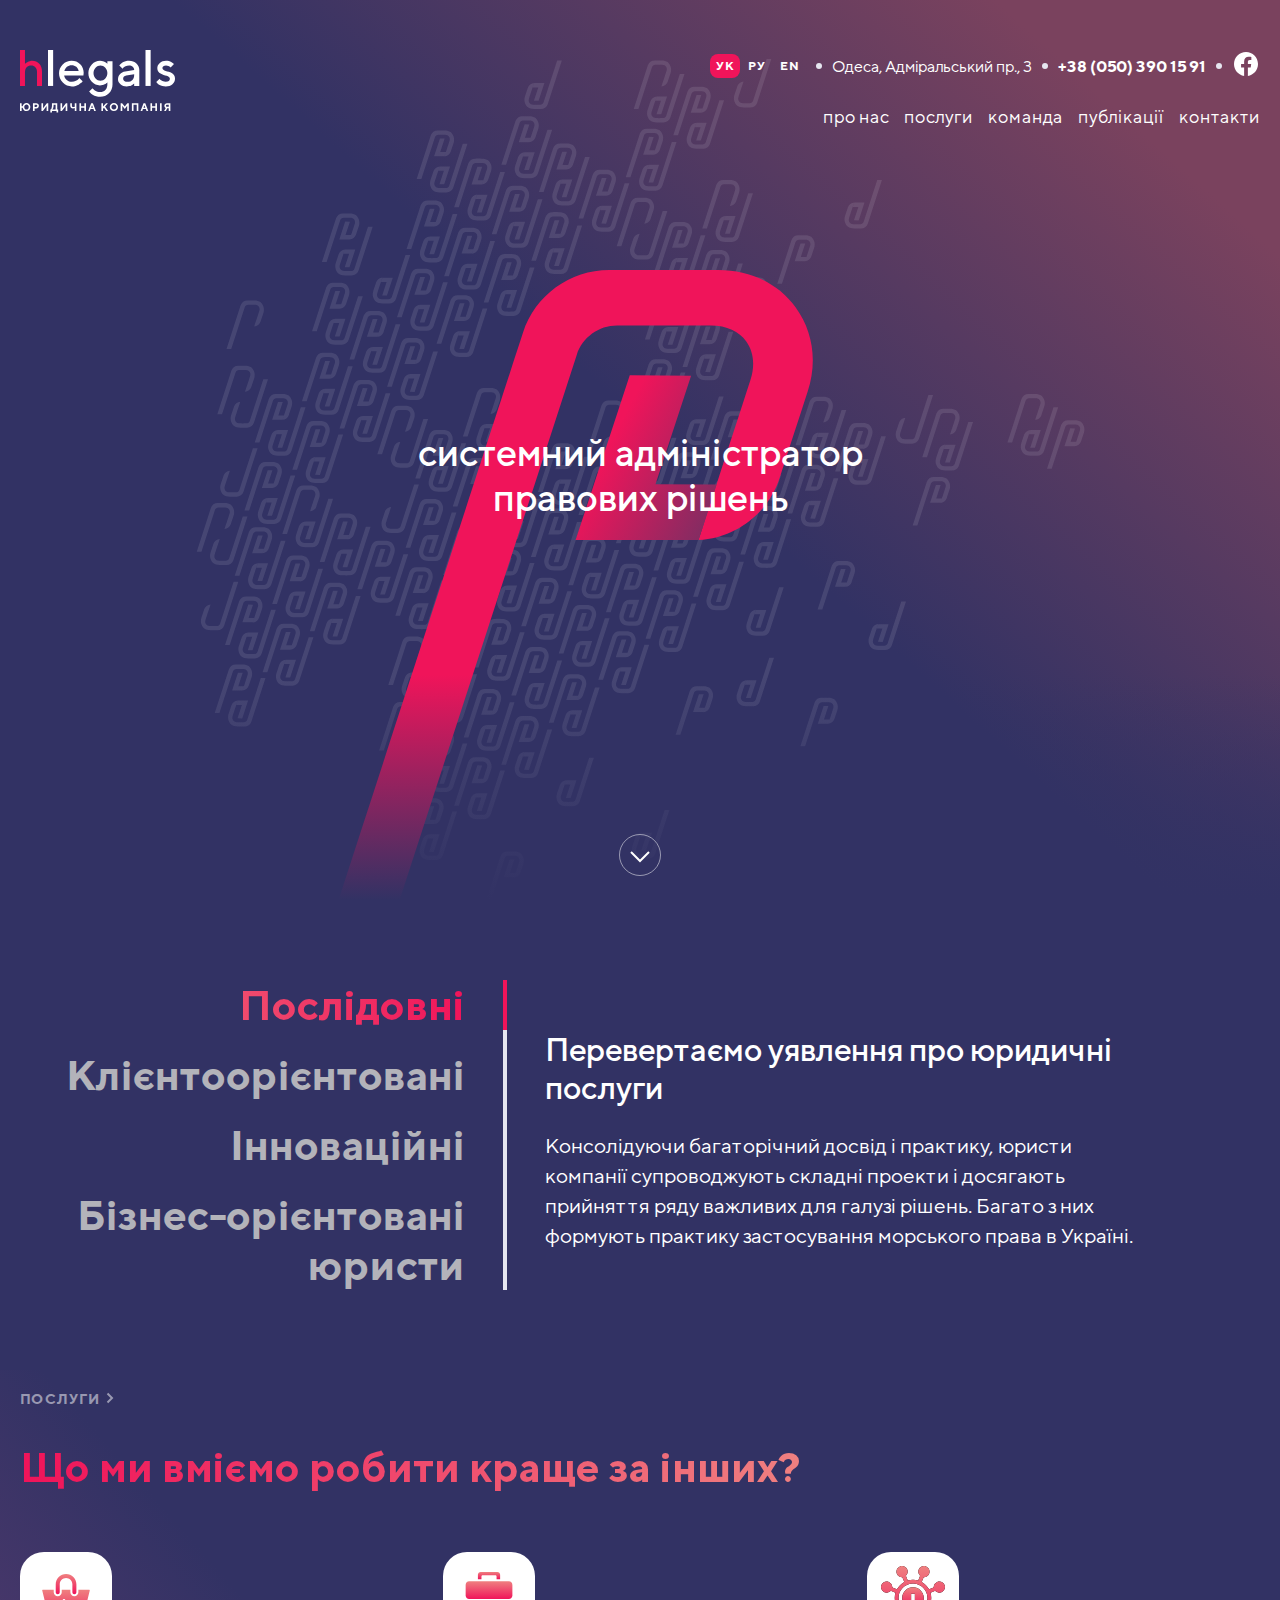
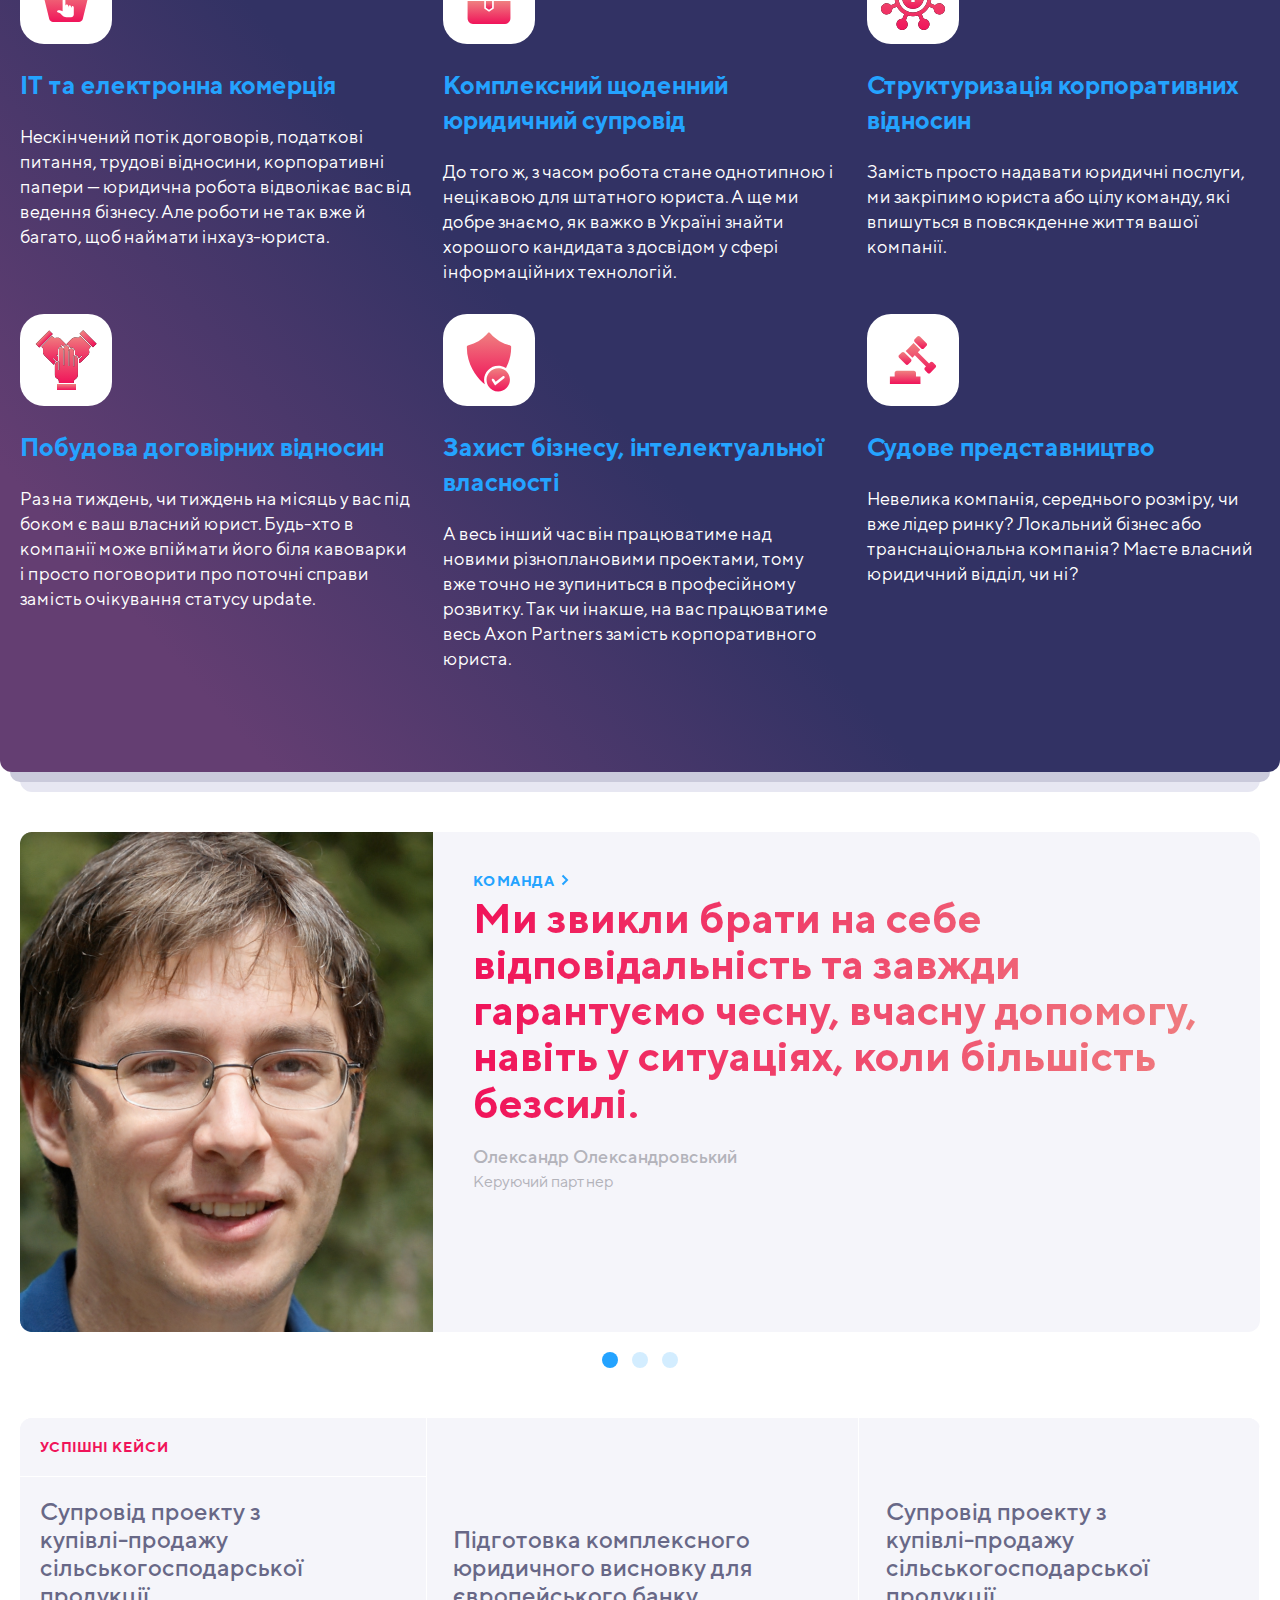
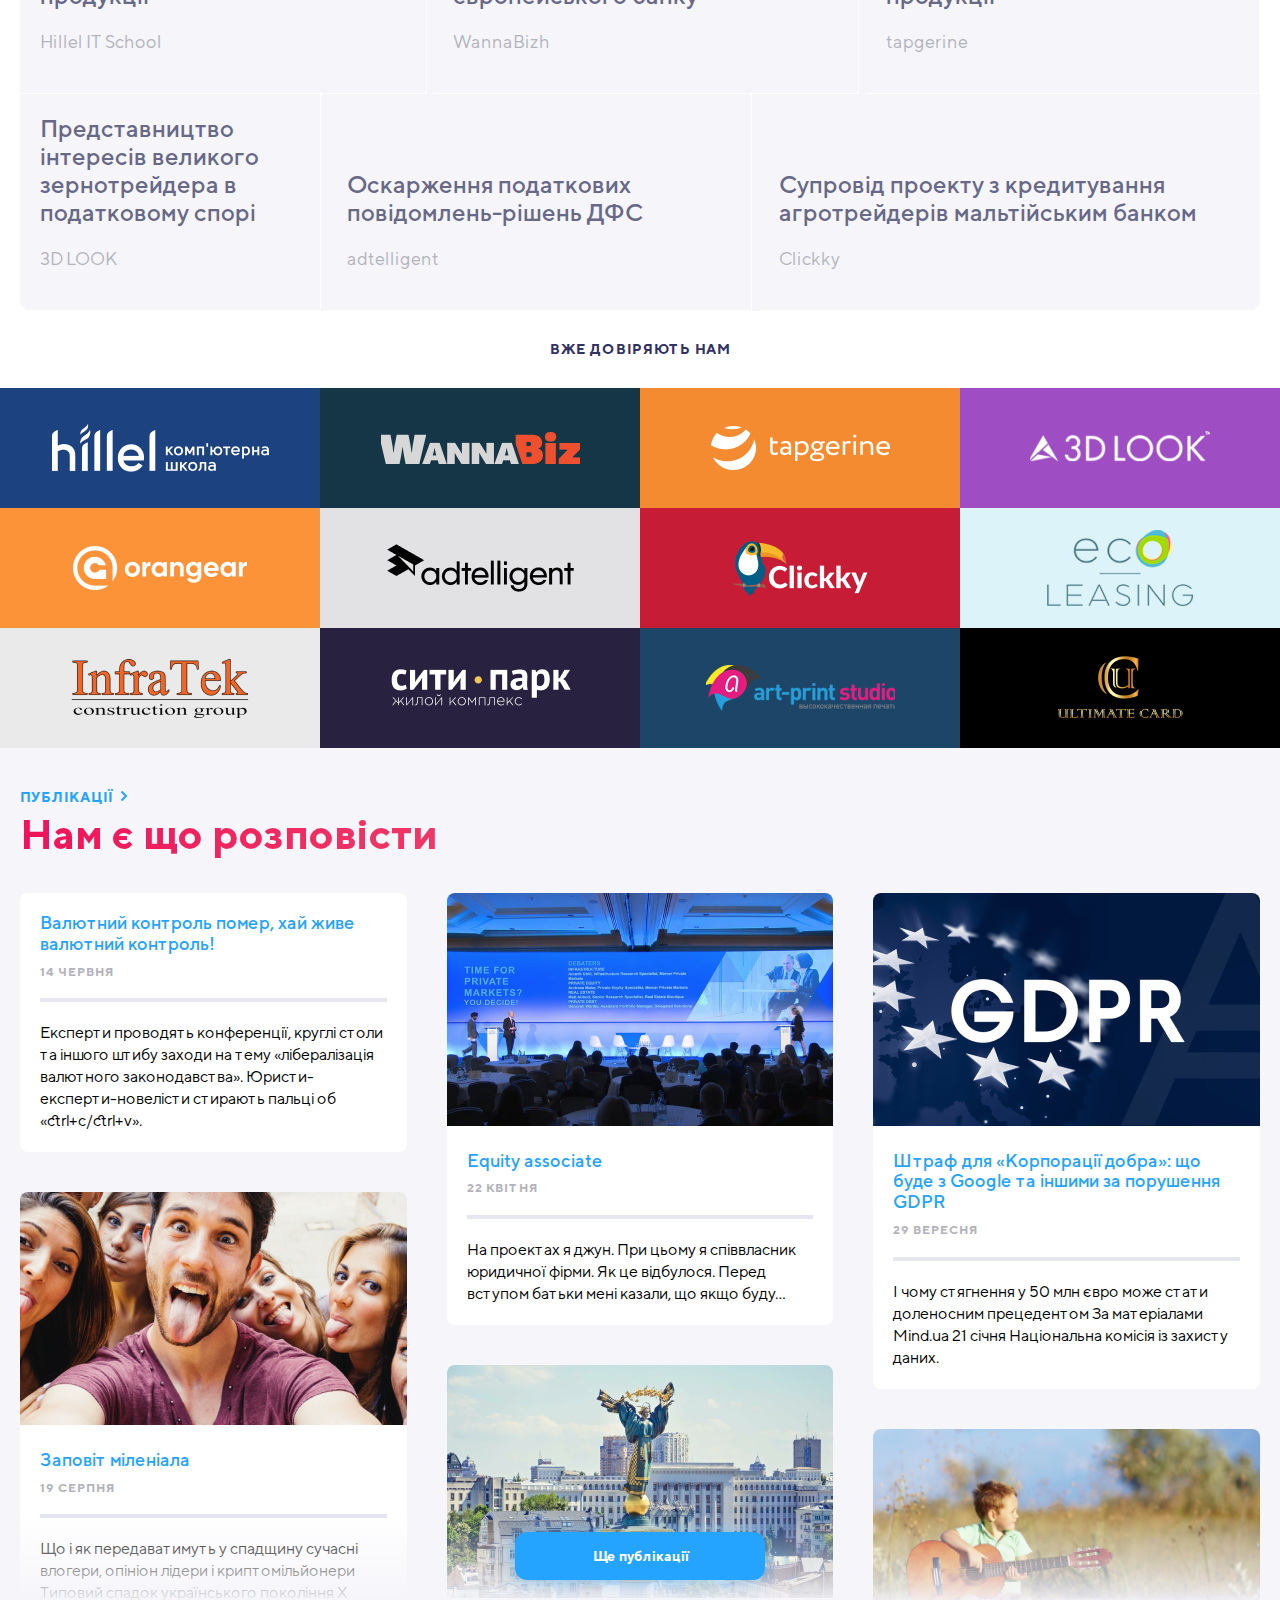
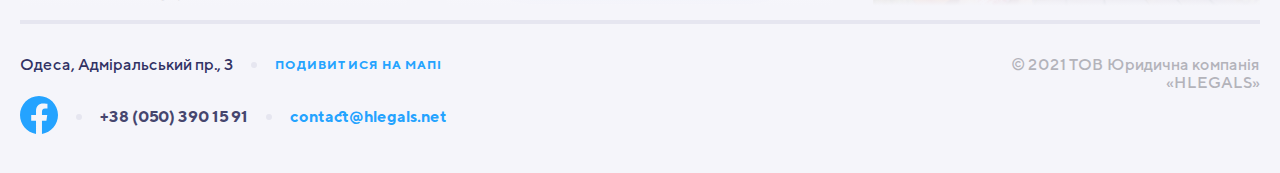
<file: index.html>
<!DOCTYPE html>
<html lang="zxx">

<head>
  <meta charset="UTF-8">
  <meta http-equiv="X-UA-Compatible" content="IE=edge">
  <meta name="viewport" content="width=device-width, initial-scale=1.0">
  <title>Site Hlegals</title>
  <link rel="stylesheet" href="assets/css/style.css">
  <link href="assets/img/favicon.svg" rel="icon">
</head>

<body>

  <header class="page-header">

    <div class="page-header__container">

      <div class="page-header__logo">
        <a class="page-header__logo-img" href="">
          <img src="assets/img/logo-min.svg" alt="header-logo">
        </a>

      </div>

      <nav class="page-header__menu menu">

        <ul class="menu__list">
          <li class="menu__item"><a class="menu__link" href="about.html">про нас</a></li>
          <li class="menu__item"><a class="menu__link" href="services.html">послуги</a></li>
          <li class="menu__item"><a class="menu__link" href="team.html">команда</a></li>
          <li class="menu__item"><a class="menu__link" href="">публікації</a></li>
          <li class="menu__item"><a class="menu__link" href="contact.html">контакти</a></li>
        </ul>

        <div class="menu__btn">
          <span class="menu__btn-row"></span>
          <span class="menu__btn-row"></span>
          <span class="menu__btn-row"></span>
          <span class="menu__btn-row"></span>
        </div>

      </nav>

      <nav class="page-header__actions actions">

        <div class="actions__languages">
          <a class="actions__language-link active" href="">УК</a>
          <a class="actions__language-link" href="">РУ</a>
          <a class="actions__language-link" href="">EN</a>
        </div>

        <div class="dot"></div>

        <address class="actions__locations">
          <a class="actions__locations-link" href="">Одеса, Адміральський пр., 3</a>
        </address>

        <div class="dot"></div>

        <div class="actions__phones">
          <a class="actions__phone-link" href="tel:+380503901591">+38 (050) 390 15 91</a>
        </div>

        <div class="dot"></div>

        <div class="actions__socials">
          <a class="actions__socials-link" href="" target="_blank">
            <img alt="Facebook" class="actions__socials-image" src="assets/img/facebook.svg">
          </a>
        </div>

      </nav>

    </div>

    <div class="page-header__content">
      <img class="page-header__content-image" src="assets/img/long-symbol.svg" alt="symbol">
      <h1 class="page-header__content-title">системний адміністратор правових рішень</h1>
    </div>

    <div class="page-header__button">
      <a href="#experience"><img src="assets/img/scroll-down.svg" alt="scroll-down"></a>
    </div>

  </header>

  <main class="page-main">

    <section class="experience" id="experience">

      <div class="experience__container">

        <div class="slider">

          <div class="slider__headers" id="expirience">
            <h2 class="slider__header active">Послідовні</h2>
            <h2 class="slider__header">Клієнтоорієнтовані</h2>
            <h2 class="slider__header">Інноваційні</h2>
            <h2 class="slider__header">Бізнес-орієнтовані <br class="hide"> юристи</h2>
          </div>

          <div class="slider__notes">

            <div class="slider__note active">
              <h3 class="slider__title">Перевертаємо уявлення про юридичні послуги</h3>
              <p class="slider__description">
                Консолідуючи багаторічний досвід і практику, юристи компанії супроводжують
                складні проекти і досягають прийняття ряду важливих для галузі рішень. Багато з них формують практику
                застосування морського права в Україні.
              </p>
            </div>

            <div class="slider__note">
              <h3 class="slider__title">Все для клієнта!</h3>
              <p class="slider__description">
                Наша компанія ставить клієнта, його потреби, вимоги та бажання на перше місце.
              </p>
            </div>

            <div class="slider__note">
              <h3 class="slider__title">Не стоїмо на місці!</h3>
              <p class="slider__description">
                Наша компанія використовує лише інноваційні підходи!
              </p>
            </div>

            <div class="slider__note">
              <h3 class="slider__title">Бізнес нашого клієнта - найважливіше!</h3>
              <p class="slider__description">
                Докладемо усіх зусиль задля успішного розвитку вашого бізнесу!
              </p>
            </div>

          </div>

          <div class="slider__indicators">
            <div class="slider__indicator active"></div>
            <div class="slider__indicator"></div>
            <div class="slider__indicator"></div>
            <div class="slider__indicator"></div>
          </div>

        </div>

      </div>

    </section>

    <section class="services">

      <div class="services__container">

        <div class="services__subtitle">
          <strong>
            <a class="services__subtitle-link" href="">
              послуги
              <img class="services__subtitle-arrow" src="assets/img/link-arrow.svg" alt="link-arrow">
            </a>
          </strong>
        </div>

        <h2 class="services__title">Що ми вміємо робити краще за інших?</h2>

        <div class="services__content">

          <div class="service-item">
            <h3 class="service-item__title">IT та електронна комерція</h3>
            <p class="service-item__description">Нескінчений потік договорів, податкові питання, трудові відносини,
              корпоративні папери — юридична робота відволікає вас від ведення бізнесу. Але роботи не так вже й багато,
              щоб наймати інхауз-юриста.</p>
            <div class="service-item__picture">
              <img class="service-item__image" src="assets/img/service-1.svg" alt="service-img">
            </div>
          </div>

          <div class="service-item">
            <h3 class="service-item__title">Комплексний щоденний юридичний супровід</h3>
            <p class="service-item__description">До того ж, з часом робота стане однотипною і нецікавою для штатного
              юриста. А ще ми добре знаємо, як важко в Україні знайти хорошого кандидата з досвідом у сфері
              інформаційних технологій.</p>
            <div class="service-item__picture">
              <img class="service-item__image" src="assets/img/service-2.svg" alt="service-img">
            </div>
          </div>

          <div class="service-item">
            <h3 class="service-item__title">Структуризація корпоративних відносин</h3>
            <p class="service-item__description">Замість просто надавати юридичні послуги, ми закріпимо юриста або цілу
              команду, які впишуться в повсякденне життя вашої компанії.</p>
            <div class="service-item__picture">
              <img class="service-item__image" src="assets/img/service-3.svg" alt="service-img">
            </div>
          </div>

          <div class="service-item">
            <h3 class="service-item__title">Побудовa договірних відносин</h3>
            <p class="service-item__description">Раз на тиждень, чи тиждень на місяць у вас під боком є ваш власний
              юрист. Будь-хто в компанії може впіймати його біля кавоварки і просто поговорити про поточні справи
              замість очікування статусу update.</p>
            <div class="service-item__picture">
              <img class="service-item__image" src="assets/img/service-4.svg" alt="service-img">
            </div>
          </div>

          <div class="service-item">
            <h3 class="service-item__title">Захист бізнесу, інтелектуальної власності</h3>
            <p class="service-item__description">А весь інший час він працюватиме над новими різноплановими проектами,
              тому вже точно не зупиниться в професійному розвитку. Так чи інакше, на вас працюватиме весь Axon Partners
              замість корпоративного юриста.</p>
            <div class="service-item__picture">
              <img class="service-item__image" src="assets/img/service-5.svg" alt="service-img">
            </div>
          </div>

          <div class="service-item">
            <h3 class="service-item__title">Судове представництво</h3>
            <p class="service-item__description">Невелика компанія, середнього розміру, чи вже лідер ринку? Локальний
              бізнес або транснаціональна компанія? Маєте власний юридичний відділ, чи ні?</p>
            <div class="service-item__picture">
              <img class="service-item__image" src="assets/img/service-6.svg" alt="service-img">
            </div>
          </div>

        </div>

      </div>

    </section>

    <section class="team">
      <h2 class="team__title visually-hidden">Наші юристи</h2>
      <div class="team__container">

        <div class="worker">

          <div class="worker__photo">
            <img class="worker__photo-image" src="assets/img/worker-1.png" alt="photo">
          </div>

          <div class="worker__description">

            <div class="worker__subheader">
              <strong>
                <a class="worker__subheader-link" href="team.html">
                  команда
                  <img class="worker__subheader-arrow" src="assets/img/link-arrow-blue.svg" alt="arrow">
                </a>
              </strong>
            </div>

            <blockquote class="worker__description-quote">Ми звикли брати на себе відповідальність та завжди гарантуємо
              чесну,
              вчасну допомогу, навіть у ситуаціях, коли більшість безсилі.
            </blockquote>

            <div class="worker__data">
              <img class="worker__data-ava" src="./assets/img/worker-mob-1.png" alt="photo">
              <div class="worker__data-name">Олександр Олександровський</div>
              <div class="worker__data-position">Керуючий партнер</div>
            </div>

          </div>

        </div>

        <div class="team__indicators">
          <div class="team__indicator active"></div>
          <div class="team__indicator"></div>
          <div class="team__indicator"></div>
        </div>

      </div>

    </section>

    <section class="cases">

      <div class="case-item">

        <div class="case-item__one">
          <div class="case-item__one-title">
            <strong><a class="case-item__one-link ">Успішні кейси</a></strong>
          </div>
          <div class="case-item__content">
            <h3 class="case-item__content-header">
              Супровід проекту з <br>
              купівлі-продажу <br>
              сільськогосподарської продукції
            </h3>
            <p class="case-item__content-company">Hillel IT School</p>
          </div>
        </div>

        <div class="case-item__two">
          <div class="case-item__content">
            <h3 class="case-item__content-header">
              Підготовка комплексного <br>
              юридичного висновку для <br>
              європейського банку
            </h3>
            <p class="case-item__content-company">WannaBizh</p>
          </div>
        </div>

        <div class="case-item__three">
          <div class="case-item__content">
            <h3 class="case-item__content-header">
              Супровід проекту з <br>
              купівлі-продажу <br>
              сільськогосподарської продукції
            </h3>
            <p class="case-item__content-company">tapgerine</p>
          </div>
        </div>

        <div class="case-item__four">
          <div class="case-item__content">
            <h3 class="case-item__content-header">
              Представництво <br>
              інтересів великого <br>
              зернотрейдера в <br>
              податковому спорі
            </h3>
            <p class="case-item__content-company">3D LOOK</p>
          </div>
        </div>

        <div class="case-item__five">
          <div class="case-item__content">
            <h3 class="case-item__content-header">
              Оскарження податкових <br>
              повідомлень-рішень ДФС
            </h3>
            <p class="case-item__content-company">adtelligent</p>
          </div>
        </div>

        <div class="case-item__six">
          <div class="case-item__content">
            <h3 class="case-item__content-header">
              Супровід проекту з кредитування <br>
              агротрейдерів мальтійським банком
            </h3>
            <p class="case-item__content-company">Cliсkky</p>
          </div>
        </div>

      </div>

    </section>

    <section class="clients">

      <h3 class="clients__header">Вже довіряють нам</h3>
      <div class="clients__content">
        <a class="clients__content-link" href="">
          <img class="clients__content-logo" src="assets/img/client-1.png" alt="client-logo">
        </a>
        <a class="clients__content-link" href="">
          <img class="clients__content-logo" src="assets/img/client-2.png" alt="client-logo">
        </a>
        <a class="clients__content-link" href="">
          <img class="clients__content-logo" src="assets/img/client-3.png" alt="client-logo">
        </a>
        <a class="clients__content-link" href="">
          <img class="clients__content-logo" src="assets/img/client-4.png" alt="client-logo">
        </a>
        <a class="clients__content-link" href="">
          <img class="clients__content-logo" src="assets/img/client-5.png" alt="client-logo">
        </a>
        <a class="clients__content-link" href="">
          <img class="clients__content-logo" src="assets/img/client-6.png" alt="client-logo">
        </a>
        <a class="clients__content-link" href="">
          <img class="clients__content-logo" src="assets/img/client-7.png" alt="client-logo">
        </a>
        <a class="clients__content-link" href="">
          <img class="clients__content-logo" src="assets/img/client-8.png" alt="client-logo">
        </a>
        <a class="clients__content-link" href="">
          <img class="clients__content-logo" src="assets/img/client-9.png" alt="client-logo">
        </a>
        <a class="clients__content-link" href="">
          <img class="clients__content-logo" src="assets/img/client-10.png" alt="client-logo">
        </a>
        <a class="clients__content-link" href="">
          <img class="clients__content-logo" src="assets/img/client-11.png" alt="client-logo">
        </a>
        <a class="clients__content-link" href="">
          <img class="clients__content-logo" src="assets/img/client-12.png" alt="client-logo">
        </a>
      </div>

    </section>

    <section class="publications">

      <div class="publications__container">

        <div class="content">

          <div class="content__header">
            <strong>
              <a class="content__header-link" href="">
                Публікації
                <img src="assets/img/link-arrow-blue.svg" alt="link-arrow">
              </a>
            </strong>
            <h2 class="content__header-title">Нам є що розповісти</h2>
          </div>

          <div class="content__blocks">

            <article class="block img-hide">

              <div class="block__body">
                <h4><a class="block__body-title" href="">Валютний контроль помер, хай живе валютний контроль!</a></h4>
                <div class="block__body-date">14 червня</div>
                <div class="line hide"></div>
                <div class="block__body-description">Експерти проводять конференції, круглі столи та іншого штибу заходи
                  на тему
                  «лібералізація валютного законодавства». Юристи-експерти-новелісти стирають пальці об «ctrl+c/ctrl+v».
                </div>
              </div>
            </article>

            <article class="block">
              <div class="block__img">
                <img class="block__img-pic" src="assets/img/publication-1.png" alt="image">
              </div>
              <div class="block__body">
                <h4><a class="block__body-title" href="">Заповіт міленіала</a></h4>
                <div class="block__body-date">19 серпня</div>
                <div class="line hide"></div>
                <div class="block__body-description">Що і як передаватимуть у спадщину сучасні влогери, опініон лідери
                  і криптомільйонери Типовий спадок українського покоління Х виглядає так: квартира у…
                </div>
              </div>
            </article>

            <article class="block">
              <div class="block__img">
                <img class="block__img-pic" src="assets/img/publication-2.png" alt="image">
              </div>
              <div class="block__body">
                <h4><a class="block__body-title" href="">Equity associate</a></h4>
                <div class="block__body-date">22 квітня</div>
                <div class="line hide"></div>
                <div class="block__body-description">На проектах я джун. При цьому я співвласник юридичної фірми. Як це
                  відбулося. Перед вступом батьки мені казали, що якщо буду…
                </div>
              </div>
            </article>

            <article class="block hide">
              <div class="block__img">
                <img class="block__img-pic" src="assets/img/publication-4.png" alt="image">
              </div>
              <div class="block__body">
                <h4><a class="block__body-title" href="">Що нового у Києві?</a></h4>
                <div class="block__body-date">25 вересня</div>
                <div class="line hide"></div>
                <div class="block__body-description">Ви можете відвідати виставу місцевого ансамблю, про який говорить
                  вся Європа.
                </div>
              </div>
            </article>

            <article class="block hide">
              <div class="block__img">
                <img class="block__img-pic" src="assets/img/publication-3.png" alt="image">
              </div>
              <div class="block__body">
                <h4><a class="block__body-title" href="">Штраф для «Корпорації добра»: що буде з Google та іншими за
                    порушення GDPR</a></h4>
                <div class="block__body-date">29 вересня</div>
                <div class="line hide"></div>
                <div class="block__body-description">І чому стягнення у 50 млн євро може стати доленосним прецедентом За
                  матеріалами Mind.ua 21 січня Національна комісія із захисту даних.
                </div>
              </div>
            </article>

            <article class="block hide">
              <h4 class="visually-hidden"><a class="block__body-title" href="">Дитячий розвиток</a></h4>
              <div class="block__img">
                <img class="block__img-pic" src="assets/img/pubication-5.png" alt="image">
              </div>
            </article>

          </div>

          <div class="content__btn">
            <button class="content__btn-blue" type="button">Ще публікації</button>
          </div>

        </div>

      </div>

    </section>

  </main>

  <footer class="page-footer">

    <div class="page-footer__container">

      <div class="line"></div>

      <div class="page-footer__content">
        <div class="page-footer__content-info">
          <address class="page-footer__content-address">Одеса, Адміральський пр., 3</address>
          <div class="dot"></div>
          <a class="page-footer__content-link" href="">Подивитися на мапі</a>
          <a class="footer__content" href="">
            <img src="assets/img/facebook-blue.svg" alt="facebook-blue">
          </a>
          <div class="dot"></div>
          <a class="page-footer__content-phone" href="tel:+380503901591">+38 (050) 390 15 91</a>
          <div class="dot"></div>
          <a class="page-footer__content-email" href="mailto:contact@hlegals.net">contact@hlegals.net</a>
        </div>
        <div class="page-footer__content-copyright">© 2021 ТОВ Юридична компанія «HLEGALS»</div>
      </div>

    </div>

  </footer>

  <script src="https://cdnjs.cloudflare.com/ajax/libs/jquery/3.6.4/jquery.min.js"></script>
  <script src="assets/js/main.js"></script>

</body>

</html>
</file>
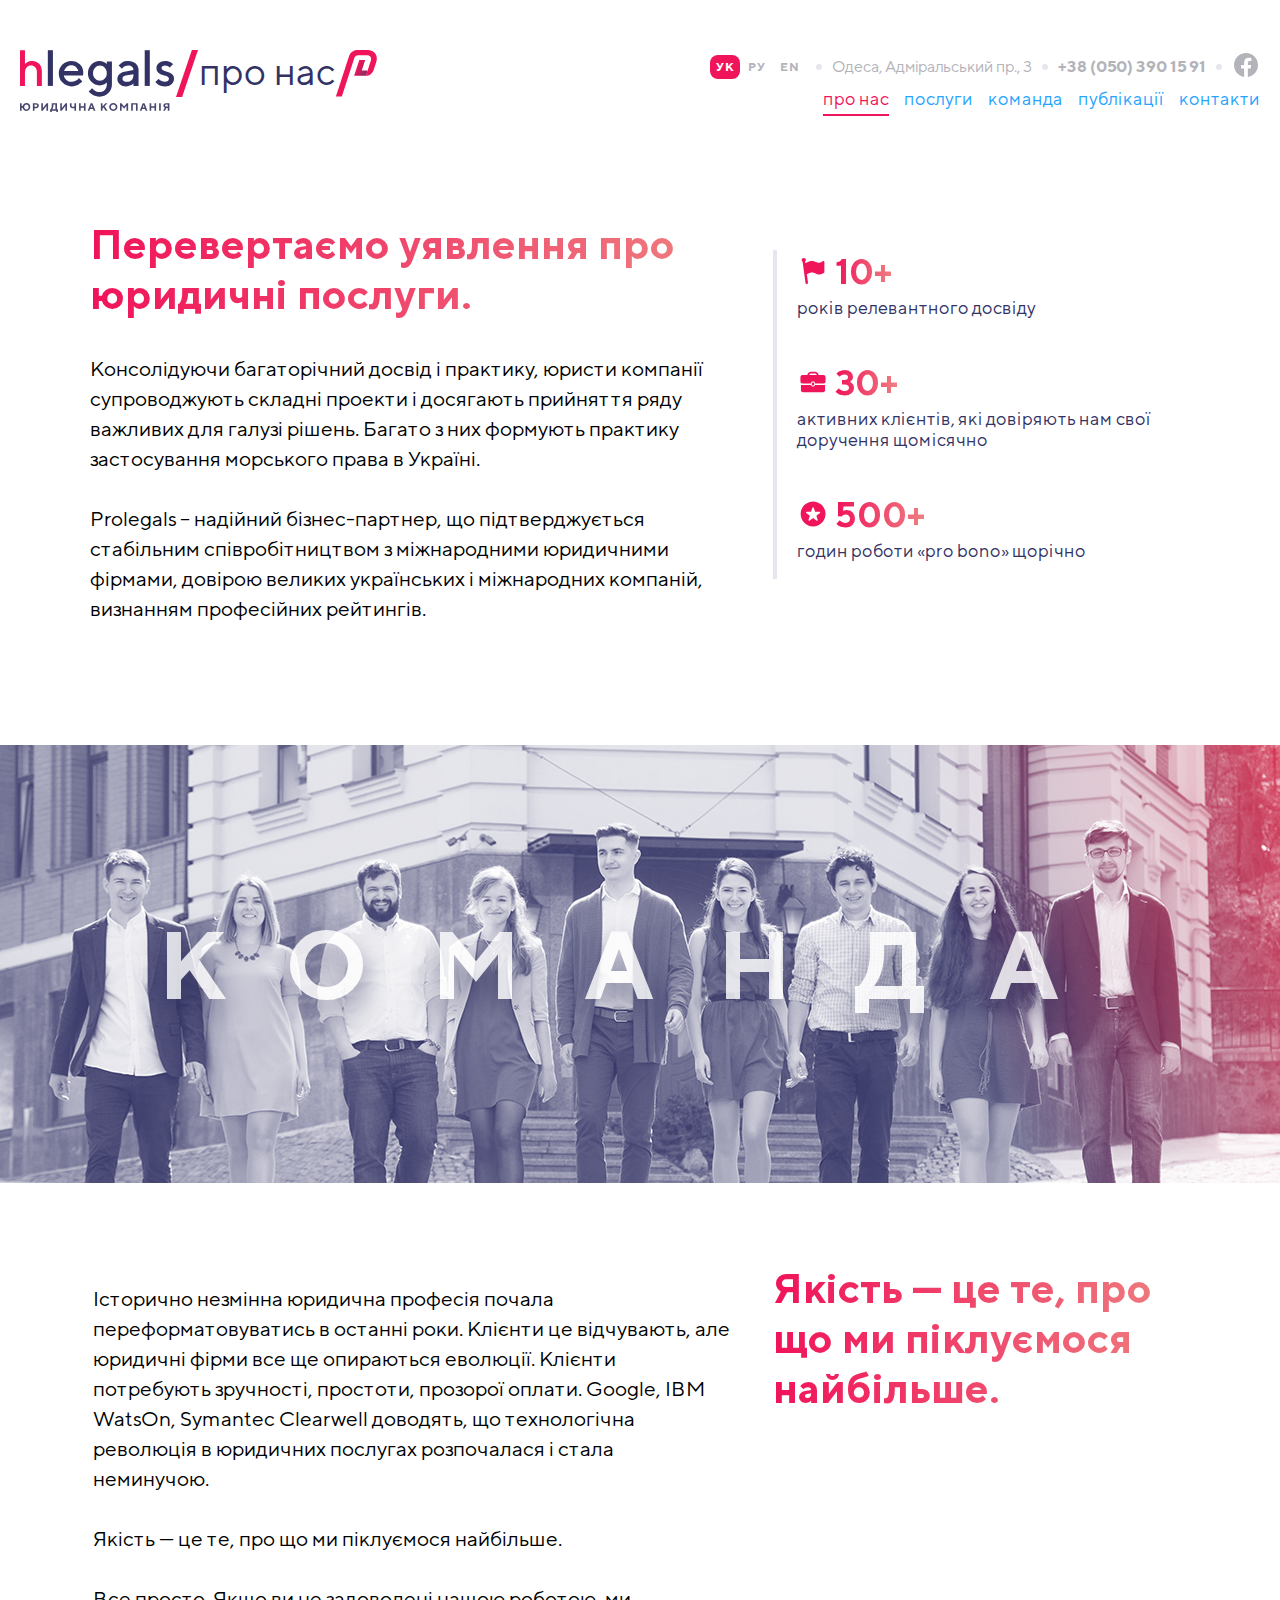
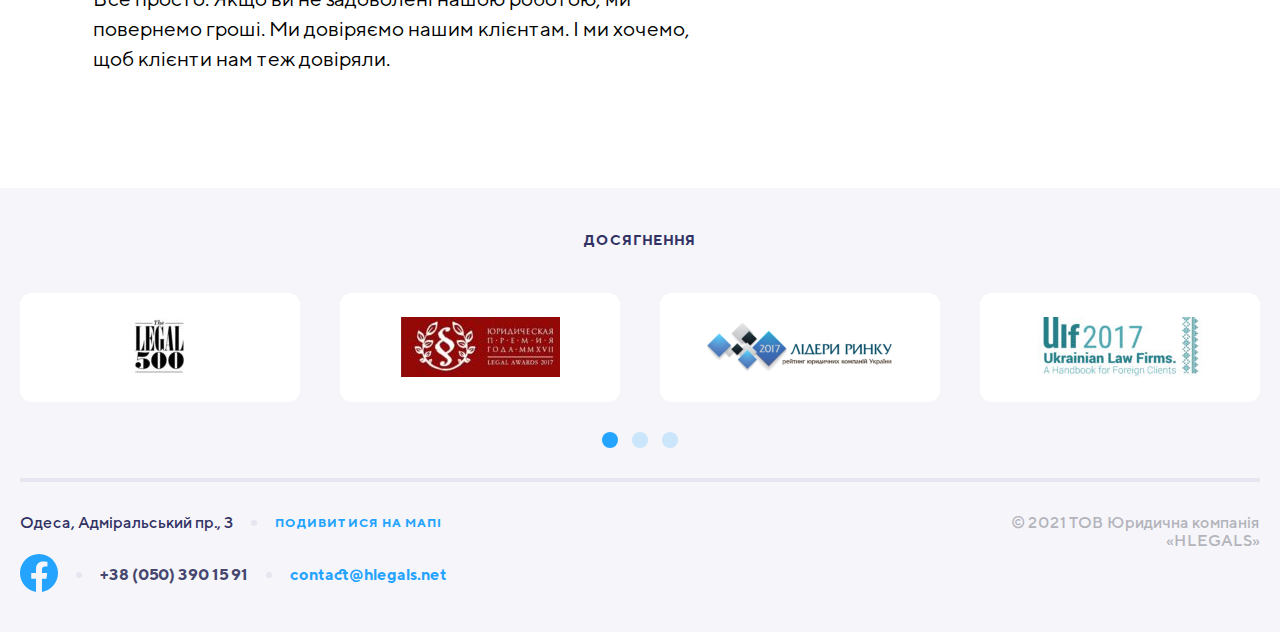
<file: about.html>
<!DOCTYPE html>
<html lang="zxx">

<head>
  <meta charset="UTF-8">
  <meta http-equiv="X-UA-Compatible" content="IE=edge">
  <meta name="viewport" content="width=device-width, initial-scale=1.0">
  <title>Про нас</title>
  <link rel="stylesheet" href="assets/css/style.css">
  <link href="assets/img/favicon.svg" rel="icon">
</head>

<body>

  <header class="about-header">

    <div class="about-header__container">

      <div class="about-header__logo">
        <a href="index.html">
          <img class="about-header__logo-picture" src="assets/img/dark-logo.svg" alt="about-logo">
        </a>
        <img class="about-header__logo-slash" src="assets/img/slash.svg" alt="about-logo">
        <span class="about-header__logo-title">про нас</span>
        <img class="about-header__logo-emblem" src="assets/img/little-emblem.svg" alt="about-logo">
      </div>

      <nav class="about-header__menu about-menu">

        <ul class="about-menu__list">
          <li class="about-menu__item"><a class="about-menu__link active" href="about.html">про нас</a></li>
          <li class="about-menu__item"><a class="about-menu__link" href="services.html">послуги</a></li>
          <li class="about-menu__item"><a class="about-menu__link" href="team.html">команда</a></li>
          <li class="about-menu__item"><a class="about-menu__link" href="">публікації</a></li>
          <li class="about-menu__item"><a class="about-menu__link" href="contact.html">контакти</a></li>
        </ul>

        <div class="about-menu__btn">
          <span class="about-menu__btn-row"></span>
          <span class="about-menu__btn-row"></span>
          <span class="about-menu__btn-row"></span>
          <span class="about-menu__btn-row"></span>
        </div>

      </nav>

      <nav class="about-header__actions about-actions">

        <div class="about-actions__languages" id="active-lang">
          <a class="about-actions__language-link active" href="">УК</a>
          <a class="about-actions__language-link" href="">РУ</a>
          <a class="about-actions__language-link" href="">EN</a>
        </div>

        <div class="dot"></div>

        <address class="about-actions__locations">
          <a class="about-actions__locations-link" href="">Одеса, Адміральський пр., 3</a>
        </address>

        <div class="dot"></div>

        <div class="about-actions__phones">
          <a class="about-actions__phone-link" href="tel:+380503901591">+38 (050) 390 15 91</a>
        </div>

        <div class="dot"></div>

        <div class="about-actions__socials">
          <a class="about-actions__socials-link" href="" target="_blank">
            <img alt="facebook-gray" class="actions__socials-image" src="assets/img/facebook-gray.svg">
          </a>
        </div>

      </nav>

    </div>

  </header>

  <main class="about-main">

    <section class="introduction">

      <div class="introduction__container">

        <div class="introduction__content">
          <h2 class="introduction__content-title">Перевертаємо уявлення про юридичні послуги.</h2>
          <p class="introduction__content-description">
            Консолідуючи багаторічний досвід і практику, юристи компанії супроводжують складні проекти і
            досягають прийняття ряду важливих для галузі рішень. Багато з них формують практику застосування
            морського права в Україні. <br><br>
            Prolegals – надійний бізнес-партнер, що підтверджується стабільним співробітництвом з
            міжнародними юридичними фірмами, довірою великих українських і міжнародних компаній, визнанням
            професійних рейтингів.
          </p>
        </div>

        <div class="introduction__advantages advantages">

          <div class="advantages__item">
            <div class="advantages__item-content">
              <img class="advantages__item-img" src="assets/img/advantages-1.svg" alt="advantage">
              <span class="advantages__item-number">10+</span>
            </div>
            <p class="advantages__item-text">років релевантного досвіду</p>
          </div>

          <div class="advantages__item">
            <div class="advantages__item-content">
              <img class="advantages__item-img" src="assets/img/advantages-2.svg" alt="advantage">
              <span class="advantages__item-number">30+</span>
            </div>
            <p class="advantages__item-text">активних клієнтів, які довіряють нам свої доручення щомісячно</p>
          </div>

          <div class="advantages__item">
            <div class="advantages__item-content">
              <img class="advantages__item-img" src="assets/img/advantages-3.svg" alt="advantage">
              <span class="advantages__item-number">500+</span>
            </div>
            <p class="advantages__item-text">годин роботи «pro bono» щорічно</p>
          </div>

        </div>

      </div>

    </section>

    <section class="hero">
      <h1 class="hero__title">команда</h1>
    </section>

    <section class="information">

      <div class="information__container">

        <div class="information__content">

          <p class="information__content-description">
            Історично незмінна юридична професія почала переформатовуватись в останні роки. Клієнти це
            відчувають, але юридичні фірми все ще опираються еволюції. Клієнти потребують зручності, простоти,
            прозорої оплати. Google, IBM WatsОn, Symantec Clearwell доводять, що технологічна революція в
            юридичних послугах розпочалася і стала неминучою.<br><br>
            Якість — це те, про що ми піклуємося найбільше.<br><br>
            Все просто. Якщо ви не задоволені нашою роботою, ми повернемо гроші. Ми довіряємо нашим клієнтам. І
            ми хочемо, щоб клієнти нам теж довіряли.
          </p>
          <h2 class="information__content-title">Якість — це те, про що ми піклуємося найбільше.</h2>

        </div>

      </div>

    </section>

    <section class="achievements">

      <div class="achievements__container">

        <h3 class="achievements__title">Досягнення</h3>

        <div class="achievement">
          <div class="achievement__item">
            <img class="achievement__item--img" src="assets/img/achievement-1.png" alt="achievement">
          </div>
          <div class="achievement__item">
            <img class="achievement__item--img" src="assets/img/achievement-2.png" alt="achievement">
          </div>
          <div class="achievement__item hide">
            <img class="achievement__item--img" src="assets/img/achievement-3.png" alt="achievement">
          </div>
          <div class="achievement__item hide">
            <img class="achievement__item--img" src="assets/img/achievement-4.png" alt="achievement">
          </div>
        </div>

        <div class="achievements__indicators">
          <div class="achievements__indicator active"></div>
          <div class="achievements__indicator"></div>
          <div class="achievements__indicator"></div>
          <div class="achievements__indicator show-after "></div>
          <div class="achievements__indicator show-after "></div>
          <div class="achievements__indicator show-after "></div>
        </div>

      </div>

    </section>

  </main>

  <footer class="about-footer">

    <div class="about-footer__container">

      <div class="line"></div>

      <div class="about-footer__content">
        <div class="about-footer__content-info">
          <address class="about-footer__content-address">Одеса, Адміральський пр., 3</address>
          <div class="dot"></div>
          <a class="about-footer__content-link" href="">Подивитися на мапі</a>
          <a class="footer__content" href="">
            <img src="assets/img/facebook-blue.svg" alt="facebook-blue">
          </a>
          <div class="dot"></div>
          <a class="about-footer__content-phone" href="tel:+380503901591">+38 (050) 390 15 91</a>
          <div class="dot"></div>
          <a class="about-footer__content-email" href="mailto:contact@hlegals.net">contact@hlegals.net</a>
        </div>
        <div class="about-footer__content-copyright">© 2021 ТОВ Юридична компанія «HLEGALS»</div>
      </div>

    </div>

  </footer>

  <script src="https://cdnjs.cloudflare.com/ajax/libs/jquery/3.6.4/jquery.min.js"></script>
  <script src="assets/js/about.js"></script>

</body>

</html>
</file>
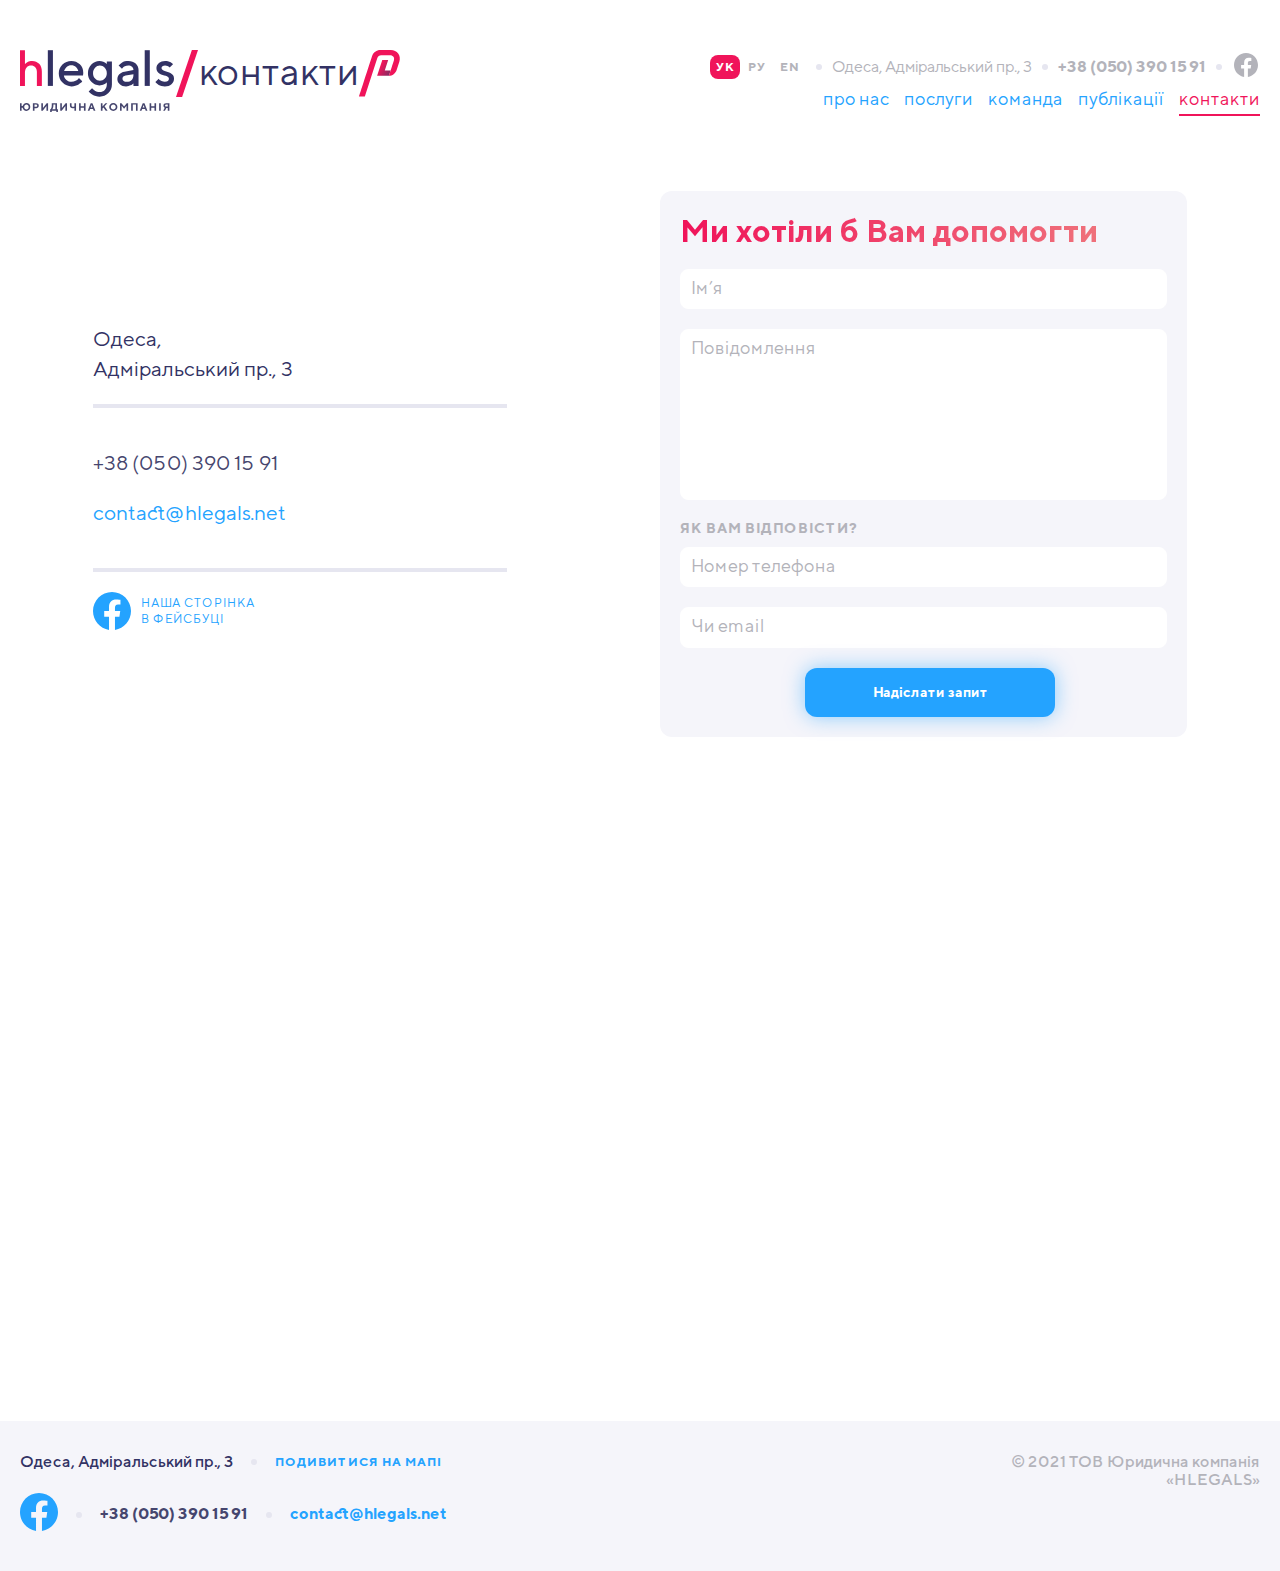
<file: contact.html>
<!DOCTYPE html>
<html lang="zxx">

<head>
  <meta charset="UTF-8">
  <meta http-equiv="X-UA-Compatible" content="IE=edge">
  <meta name="viewport" content="width=device-width, initial-scale=1.0">
  <title>Контакти</title>
  <link rel="stylesheet" href="assets/css/style.css">
  <link href="assets/img/favicon.svg" rel="icon">
</head>

<body>

  <header class="contact-header">

    <div class="contact-header__container">

      <div class="contact-header__logo">
        <a href="index.html">
          <img class="contact-header__logo-picture" src="assets/img/dark-logo.svg" alt="contact-logo">
        </a>
        <img class="contact-header__logo-slash" src="assets/img/slash.svg" alt="contact-logo">
        <span class="contact-header__logo-title">контакти</span>
        <img class="contact-header__logo-emblem" src="assets/img/little-emblem.svg" alt="contact-logo">
      </div>

      <nav class="contact-header__menu contact-menu">

        <ul class="contact-menu__list">
          <li class="contact-menu__item"><a class="contact-menu__link" href="about.html">про нас</a></li>
          <li class="contact-menu__item"><a class="contact-menu__link" href="services.html">послуги</a></li>
          <li class="contact-menu__item"><a class="contact-menu__link" href="team.html">команда</a></li>
          <li class="contact-menu__item"><a class="contact-menu__link" href="">публікації</a></li>
          <li class="contact-menu__item"><a class="contact-menu__link active" href="contact.html">контакти</a></li>
        </ul>

        <div class="contact-menu__btn">
          <span class="contact-menu__btn-row"></span>
          <span class="contact-menu__btn-row"></span>
          <span class="contact-menu__btn-row"></span>
          <span class="contact-menu__btn-row"></span>
        </div>

      </nav>

      <nav class="contact-header__actions contact-actions">

        <div class="contact-actions__languages" id="active-lang">
          <a class="contact-actions__language-link active" href="">УК</a>
          <a class="contact-actions__language-link" href="">РУ</a>
          <a class="contact-actions__language-link" href="">EN</a>
        </div>

        <div class="dot"></div>

        <address class="contact-actions__locations">
          <a class="contact-actions__locations-link" href="">Одеса, Адміральський пр., 3</a>
        </address>

        <div class="dot"></div>

        <div class="contact-actions__phones">
          <a class="contact-actions__phone-link" href="tel:+380503901591">+38 (050) 390 15 91</a>
        </div>

        <div class="dot"></div>

        <div class="contact-actions__socials">
          <a class="contact-actions__socials-link" href="" target="_blank">
            <img alt="facebook-gray" class="actions__socials-image" src="assets/img/facebook-gray.svg">
          </a>
        </div>

      </nav>

    </div>

  </header>

  <main class="contact-main">

    <div class="info-block">

      <div class="info-block__contact contact">

        <address class="contact__address">Одеса, <br> Адміральський пр., 3</address>
        <div class="line"></div>
        <a class="contact__phone" href="tel:+380503901591">+38 (050) 390 15 91</a>

        <a class="contact__email" href="mailto:contact@hlegals.net">contact@hlegals.net</a>
        <div class="line"></div>
        <a class="contact__social" href="">
          <img class="contact__social--logo" src="assets/img/facebook-blue.svg" alt="facebook-blue">
          <span class="contact__social--text">Наша сторінка<br> в фейсбуці</span>
        </a>
      </div>

      <div class="info-block__form">

        <form class="form" action="#" method="post">
          <h2 class="form__title">Ми хотіли б Вам допомогти</h2>

          <label class="form__label visually-hidden" for="name">Iм’я</label>
          <input id="name" class="form__input--name" type="text" placeholder="Iм’я" title="Заповніть це поле" required>

          <label class="form__label visually-hidden" for="message">Повідомлення</label>
          <input id="message" class="form__input--message" type="text" placeholder="Повідомлення"
            title="Заповніть це поле" required>

          <h3 class="form__reply">Як вам відповісти?</h3>

          <label class="form__label visually-hidden" for="number">Номер телефона</label>
          <input id="number" class="form__input--number" type="tel" placeholder="Номер телефона"
            title="Заповніть це поле">

          <label class="form__label visually-hidden" for="email">Чи email</label>
          <input id="email" class="form__input--email" type="email" placeholder="Чи email" title="Заповніть це поле">

          <button class="form__btn" type="submit">Надіслати запит</button>
        </form>

      </div>

    </div>

    <section class="section-map">
      <h2 class="section-map__title visually-hidden">Де нас знайти?</h2>
      <div class="map">
        <iframe
          src="https://www.google.com/maps/embed?pb=!1m18!1m12!1m3!1d2749.6384674723654!2d30.737941415590278!3d46.43604497912456!2m3!1f0!2f0!3f0!3m2!1i1024!2i768!4f13.1!3m3!1m2!1s0x40c63396894457b7%3A0x7f6c5236cbcb70c8!2z0JDQtNC80LjRgNCw0LvRjNGB0LrQuNC5INC_0YDQvtGB0L8uLCAzLCDQntC00LXRgdGB0LAsINCe0LTQtdGB0YHQutCw0Y8g0L7QsdC70LDRgdGC0YwsIDY1MDAw!5e0!3m2!1sru!2sua!4v1680088070827!5m2!1sru!2sua"
          width="1440" height="600" style="border:0;" allowfullscreen="" loading="lazy"
          referrerpolicy="no-referrer-when-downgrade"></iframe>
      </div>
    </section>

  </main>

  <footer class="contact-footer">

    <div class="contact-footer__container">

      <div class="contact-footer__content">
        <div class="contact-footer__content-info">
          <address class="contact-footer__content-address">Одеса, Адміральський пр., 3</address>
          <div class="dot"></div>
          <a class="contact-footer__content-link" href="">Подивитися на мапі</a>
          <a class="footer__content" href="">
            <img src="assets/img/facebook-blue.svg" alt="facebook-blue">
          </a>
          <div class="dot"></div>
          <a class="contact-footer__content-phone" href="tel:+380503901591">+38 (050) 390 15 91</a>
          <div class="dot"></div>
          <a class="contact-footer__content-email" href="mailto:contact@hlegals.net">contact@hlegals.net</a>
        </div>
        <div class="contact-footer__content-copyright">© 2021 ТОВ Юридична компанія «HLEGALS»</div>
      </div>

    </div>

  </footer>

  <script src="https://cdnjs.cloudflare.com/ajax/libs/jquery/3.6.4/jquery.min.js"></script>
  <script src="assets/js/contact.js"></script>

</body>

</html>
</file>
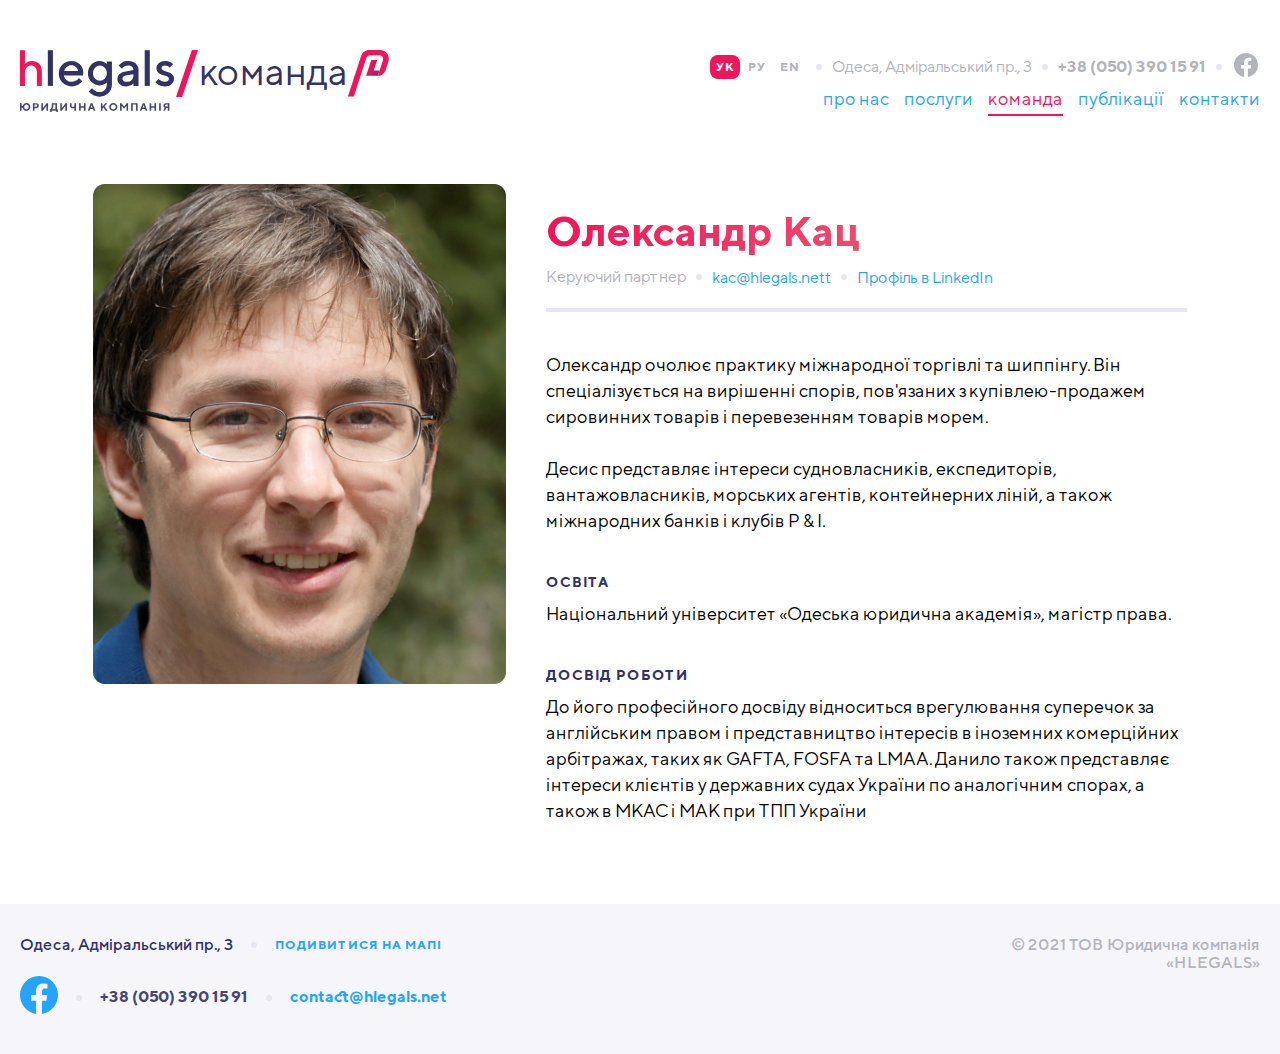
<file: member.html>
<!DOCTYPE html>
<html lang="zxx">

<head>
  <meta charset="UTF-8">
  <meta http-equiv="X-UA-Compatible" content="IE=edge">
  <meta name="viewport" content="width=device-width, initial-scale=1.0">
  <title>Співробітник</title>
  <link rel="stylesheet" href="assets/css/style.css">
  <link href="assets/img/favicon.svg" rel="icon">
</head>

<body>

  <header class="member-header">

    <div class="member-header__container">

      <div class="member-header__logo">
        <a href="index.html">
          <img class="member-header__logo-picture" src="assets/img/dark-logo.svg" alt="member-logo">
        </a>
        <img class="member-header__logo-slash" src="assets/img/slash.svg" alt="member-logo">
        <span class="member-header__logo-title">команда</span>
        <img class="member-header__logo-emblem" src="assets/img/little-emblem.svg" alt="member-logo">
      </div>

      <nav class="member-header__menu member-menu">

        <ul class="member-menu__list">
          <li class="member-menu__item"><a class="member-menu__link" href="about.html">про нас</a></li>
          <li class="member-menu__item"><a class="member-menu__link" href="services.html">послуги</a></li>
          <li class="member-menu__item"><a class="member-menu__link active" href="team.html">команда</a></li>
          <li class="member-menu__item"><a class="member-menu__link" href="">публікації</a></li>
          <li class="member-menu__item"><a class="member-menu__link" href="contact.html">контакти</a></li>
        </ul>

        <div class="member-menu__btn">
          <span class="member-menu__btn-row"></span>
          <span class="member-menu__btn-row"></span>
          <span class="member-menu__btn-row"></span>
          <span class="member-menu__btn-row"></span>
        </div>

      </nav>

      <nav class="member-header__actions member-actions">

        <div class="member-actions__languages" id="active-lang">
          <a class="member-actions__language-link active" href="">УК</a>
          <a class="member-actions__language-link" href="">РУ</a>
          <a class="member-actions__language-link" href="">EN</a>
        </div>

        <div class="dot"></div>

        <address class="member-actions__locations">
          <a class="member-actions__locations-link" href="">Одеса, Адміральський пр., 3</a>
        </address>

        <div class="dot"></div>

        <div class="member-actions__phones">
          <a class="member-actions__phone-link" href="tel:+380503901591">+38 (050) 390 15 91</a>
        </div>

        <div class="dot"></div>

        <div class="member-actions__socials">
          <a class="member-actions__socials-link" href="" target="_blank">
            <img alt="facebook-gray" class="actions__socials-image" src="assets/img/facebook-gray.svg">
          </a>
        </div>

      </nav>

    </div>

  </header>

  <main class="member-main">

    <section class="employee">

      <div class="employee__photo"><img class="employee__photo-img" src="assets/img/worker-b-1.png" alt="photo"></div>
      <div class="employee__content contents">
        <div class="contents__heading">
          <h2 class="contents__heading--name">Олександр Кац</h2>

          <div class="contents__heading--info info">

            <div class="info__position">Керуючий партнер</div>

            <div class="dot"></div>

            <div class="info__email">
              <a class="info__email--link" href="mailto:kac@hlegals.net">kac@hlegals.nett</a>
            </div>

            <div class="dot"></div>

            <div class="info__social">
              <a class="info__social--link" href="">Профіль в LinkedIn</a>
            </div>

          </div>

        </div>

        <div class="contents__biography biography">
          <div class="biography__text">Олександр очолює практику міжнародної торгівлі та шиппінгу. Він спеціалізується
            на вирішенні спорів, пов'язаних з купівлею-продажем сировинних товарів і перевезенням товарів морем.
            <br><br> Десис
            представляє інтереси судновласників, експедиторів, вантажовласників, морських агентів, контейнерних ліній, а
            також міжнародних банків і клубів P & I.
          </div>

          <h3 class="biography__title">Освіта</h3>
          <div class="biography__text">Національний університет «Одеська юридична академія», магістр права.</div>

          <h3 class="biography__title">Досвід роботи</h3>
          <div class="biography__text">До його професійного досвіду відноситься врегулювання суперечок за англійським
            правом і представництво інтересів в іноземних комерційних арбітражах, таких як GAFTA, FOSFA та LMAA. Данило
            також представляє інтереси клієнтів у державних судах України по аналогічним спорах, а також в МКАС і МАК
            при ТПП України</div>
        </div>
      </div>
    </section>

  </main>

  <footer class="member-footer">

    <div class="member-footer__container">

      <div class="member-footer__content">
        <div class="member-footer__content-info">
          <address class="member-footer__content-address">Одеса, Адміральський пр., 3</address>
          <div class="dot"></div>
          <a class="member-footer__content-link" href="">Подивитися на мапі</a>
          <a class="footer__content" href="">
            <img src="assets/img/facebook-blue.svg" alt="facebook-blue">
          </a>
          <div class="dot"></div>
          <a class="member-footer__content-phone" href="tel:+380503901591">+38 (050) 390 15 91</a>
          <div class="dot"></div>
          <a class="member-footer__content-email" href="mailto:contact@hlegals.net">contact@hlegals.net</a>
        </div>
        <div class="member-footer__content-copyright">© 2021 ТОВ Юридична компанія «HLEGALS»</div>
      </div>

    </div>

  </footer>

  <script src="https://cdnjs.cloudflare.com/ajax/libs/jquery/3.6.4/jquery.min.js"></script>
  <script src="assets/js/member.js"></script>

</body>

</html>
</file>
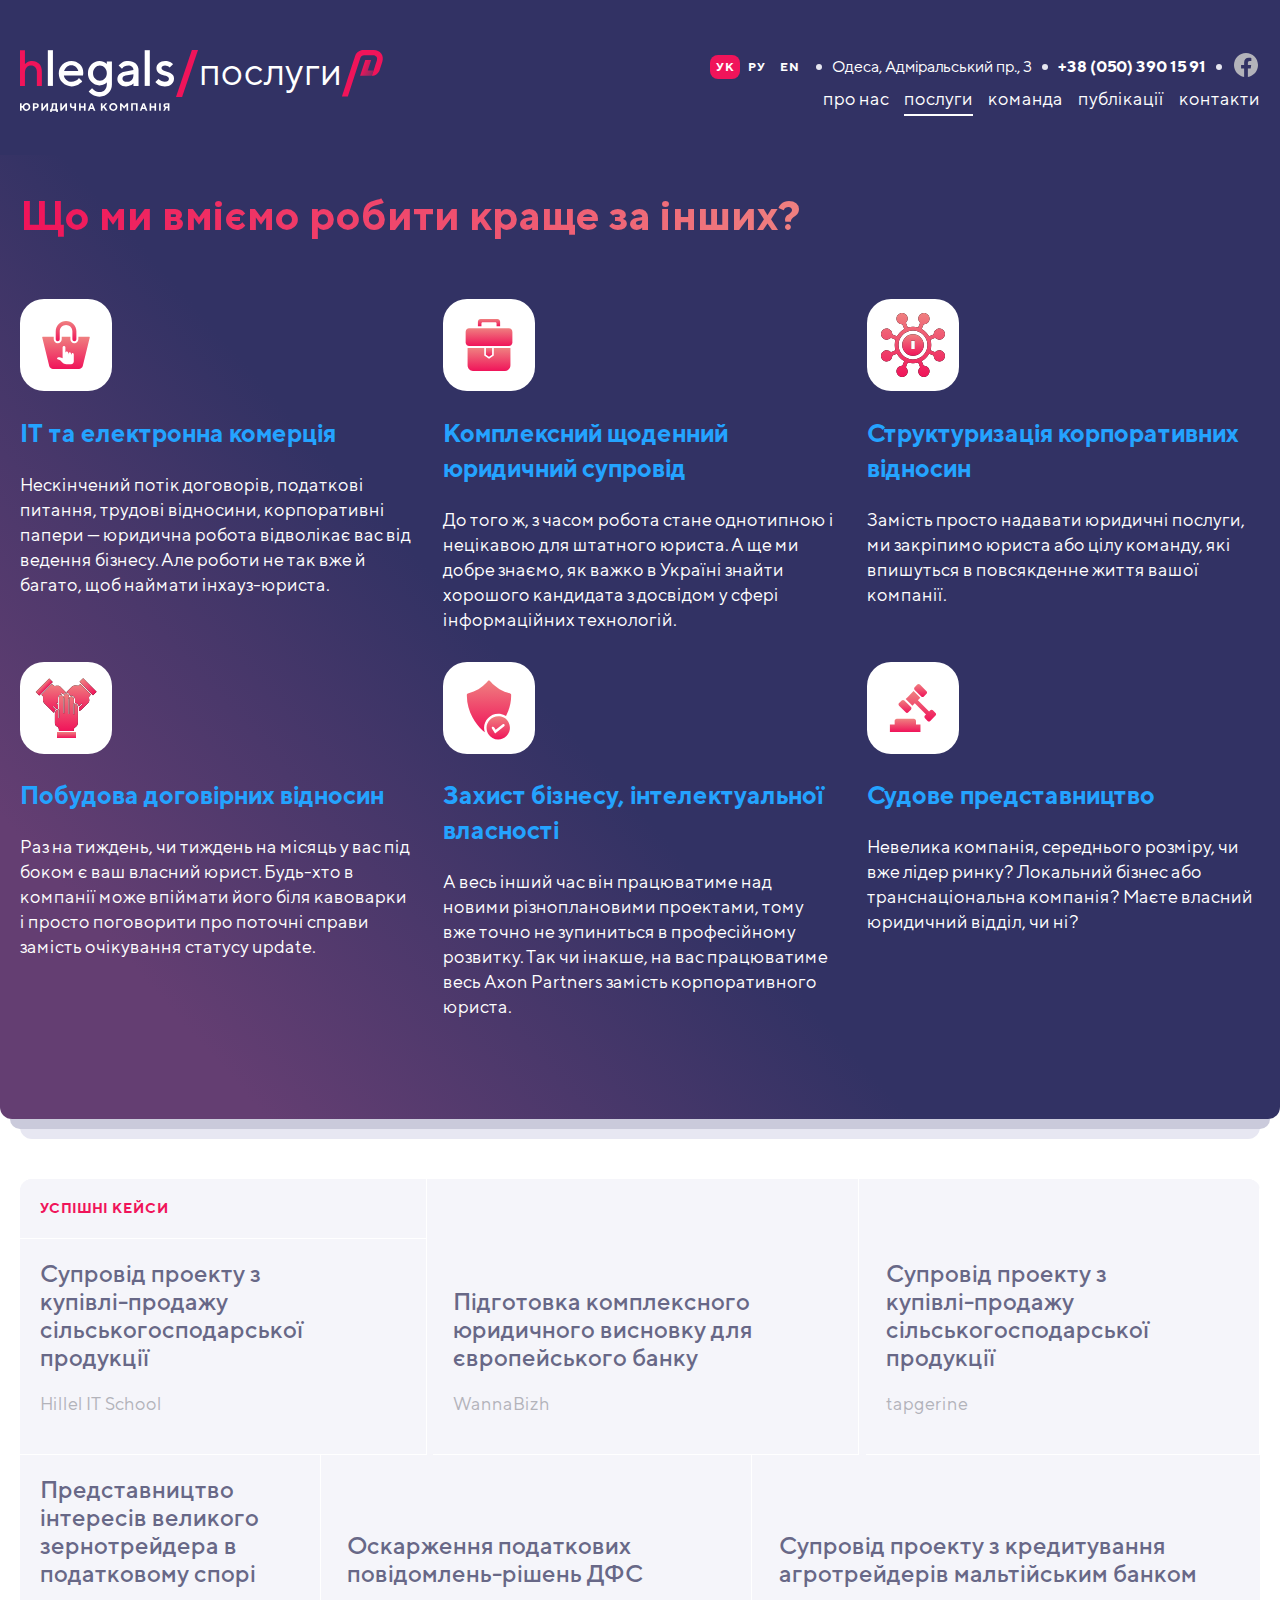
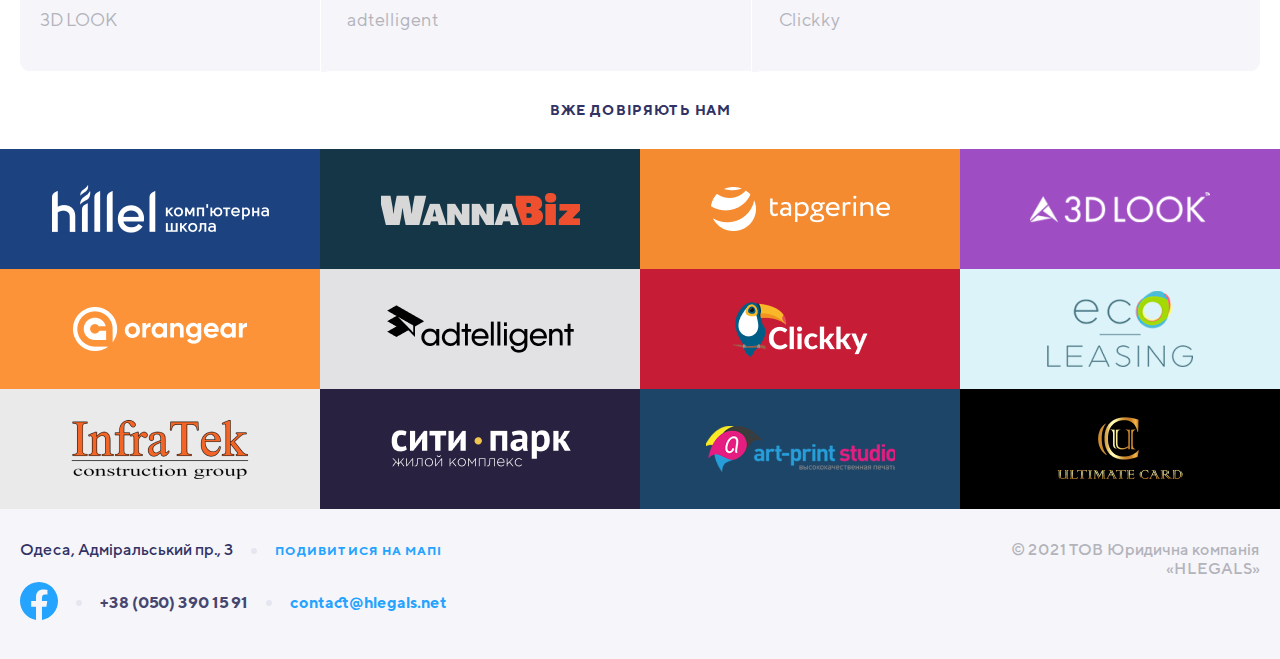
<file: services.html>
<!DOCTYPE html>
<html lang="zxx">

<head>
  <meta charset="UTF-8">
  <meta http-equiv="X-UA-Compatible" content="IE=edge">
  <meta name="viewport" content="width=device-width, initial-scale=1.0">
  <title>Послуги</title>
  <link rel="stylesheet" href="assets/css/style.css">
  <link href="assets/img/favicon.svg" rel="icon">
</head>

<body>

  <header class="services-header">

    <div class="services-header__container">

      <div class="services-header__logo">
        <a href="index.html">
          <img class="services-header__logo-picture" src="assets/img/logo-min-light.svg" alt="services-logo">
        </a>
        <img class="services-header__logo-slash" src="assets/img/slash.svg" alt="services-logo">
        <span class="services-header__logo-title">послуги</span>
        <img class="services-header__logo-emblem" src="assets/img/little-emblem.svg" alt="services-logo">
      </div>

      <nav class="services-header__menu services-menu">

        <ul class="services-menu__list">
          <li class="services-menu__item"><a class="services-menu__link" href="about.html">про нас</a></li>
          <li class="services-menu__item"><a class="services-menu__link active" href="services.html">послуги</a></li>
          <li class="services-menu__item"><a class="services-menu__link" href="team.html">команда</a></li>
          <li class="services-menu__item"><a class="services-menu__link" href="">публікації</a></li>
          <li class="services-menu__item"><a class="services-menu__link" href="contact.html">контакти</a></li>
        </ul>

        <div class="services-menu__btn">
          <span class="services-menu__btn-row"></span>
          <span class="services-menu__btn-row"></span>
          <span class="services-menu__btn-row"></span>
          <span class="services-menu__btn-row"></span>
        </div>

      </nav>

      <nav class="services-header__actions services-actions">

        <div class="services-actions__languages" id="active-lang">
          <a class="services-actions__language-link active" href="">УК</a>
          <a class="services-actions__language-link" href="">РУ</a>
          <a class="services-actions__language-link" href="">EN</a>
        </div>

        <div class="dot"></div>

        <address class="services-actions__locations">
          <a class="services-actions__locations-link" href="">Одеса, Адміральський пр., 3</a>
        </address>

        <div class="dot"></div>

        <div class="services-actions__phones">
          <a class="services-actions__phone-link" href="tel:+380503901591">+38 (050) 390 15 91</a>
        </div>

        <div class="dot"></div>

        <div class="services-actions__socials">
          <a class="services-actions__socials-link" href="" target="_blank">
            <img alt="facebook-gray" class="actions__socials-image" src="assets/img/facebook-gray.svg">
          </a>
        </div>

      </nav>

    </div>

  </header>

  <main class="services-main">

    <section class="facilities">

      <div class="facilities__container">

        <h2 class="facilities__title">Що ми вміємо робити краще за інших?</h2>

        <div class="facilities__content">

          <div class="facilities-item">
            <h3 class="facilities-item__title">IT та електронна комерція</h3>
            <p class="facilities-item__description">Нескінчений потік договорів, податкові питання, трудові відносини,
              корпоративні папери — юридична робота відволікає вас від ведення бізнесу. Але роботи не так вже й багато,
              щоб наймати інхауз-юриста.</p>
            <div class="facilities-item__picture">
              <img class="facilities-item__image" src="assets/img/service-1.svg" alt="service-img">
            </div>
          </div>

          <div class="facilities-item">
            <h3 class="facilities-item__title">Комплексний щоденний юридичний супровід</h3>
            <p class="facilities-item__description">До того ж, з часом робота стане однотипною і нецікавою для штатного
              юриста. А ще ми добре знаємо, як важко в Україні знайти хорошого кандидата з досвідом у сфері
              інформаційних технологій.</p>
            <div class="facilities-item__picture">
              <img class="facilities-item__image" src="assets/img/service-2.svg" alt="service-img">
            </div>
          </div>

          <div class="facilities-item">
            <h3 class="facilities-item__title">Структуризація корпоративних відносин</h3>
            <p class="facilities-item__description">Замість просто надавати юридичні послуги, ми закріпимо юриста або
              цілу
              команду, які впишуться в повсякденне життя вашої компанії.</p>
            <div class="facilities-item__picture">
              <img class="facilities-item__image" src="assets/img/service-3.svg" alt="service-img">
            </div>
          </div>

          <div class="facilities-item">
            <h3 class="facilities-item__title">Побудовa договірних відносин</h3>
            <p class="facilities-item__description">Раз на тиждень, чи тиждень на місяць у вас під боком є ваш власний
              юрист. Будь-хто в компанії може впіймати його біля кавоварки і просто поговорити про поточні справи
              замість очікування статусу update.</p>
            <div class="facilities-item__picture">
              <img class="facilities-item__image" src="assets/img/service-4.svg" alt="service-img">
            </div>
          </div>

          <div class="facilities-item">
            <h3 class="facilities-item__title">Захист бізнесу, інтелектуальної власності</h3>
            <p class="facilities-item__description">А весь інший час він працюватиме над новими різноплановими
              проектами,
              тому вже точно не зупиниться в професійному розвитку. Так чи інакше, на вас працюватиме весь Axon Partners
              замість корпоративного юриста.</p>
            <div class="facilities-item__picture">
              <img class="facilities-item__image" src="assets/img/service-5.svg" alt="service-img">
            </div>
          </div>

          <div class="facilities-item">
            <h3 class="facilities-item__title">Судове представництво</h3>
            <p class="facilities-item__description">Невелика компанія, середнього розміру, чи вже лідер ринку? Локальний
              бізнес або транснаціональна компанія? Маєте власний юридичний відділ, чи ні?</p>
            <div class="facilities-item__picture">
              <img class="facilities-item__image" src="assets/img/service-6.svg" alt="service-img">
            </div>
          </div>

        </div>

      </div>

    </section>

    <section class="projects">

      <div class="project-item">

        <div class="project-item__one">
          <div class="project-item__one-title">
            <strong><a class="project-item__one-link ">Успішні кейси</a></strong>
          </div>
          <div class="project-item__content">
            <h3 class="project-item__content-header">
              Супровід проекту з <br>
              купівлі-продажу <br>
              сільськогосподарської продукції
            </h3>
            <p class="project-item__content-company">Hillel IT School</p>
          </div>
        </div>

        <div class="project-item__two">
          <div class="project-item__content">
            <h3 class="project-item__content-header">
              Підготовка комплексного <br>
              юридичного висновку для <br>
              європейського банку
            </h3>
            <p class="project-item__content-company">WannaBizh</p>
          </div>
        </div>

        <div class="project-item__three">
          <div class="project-item__content">
            <h3 class="project-item__content-header">
              Супровід проекту з <br>
              купівлі-продажу <br>
              сільськогосподарської продукції
            </h3>
            <p class="project-item__content-company">tapgerine</p>
          </div>
        </div>

        <div class="project-item__four">
          <div class="project-item__content">
            <h3 class="project-item__content-header">
              Представництво <br>
              інтересів великого <br>
              зернотрейдера в <br>
              податковому спорі
            </h3>
            <p class="project-item__content-company">3D LOOK</p>
          </div>
        </div>

        <div class="project-item__five">
          <div class="project-item__content">
            <h3 class="project-item__content-header">
              Оскарження податкових <br>
              повідомлень-рішень ДФС
            </h3>
            <p class="project-item__content-company">adtelligent</p>
          </div>
        </div>

        <div class="project-item__six">
          <div class="project-item__content">
            <h3 class="project-item__content-header">
              Супровід проекту з кредитування <br>
              агротрейдерів мальтійським банком
            </h3>
            <p class="project-item__content-company">Cliсkky</p>
          </div>
        </div>

      </div>

    </section>

    <section class="clientage">

      <h3 class="clientage__header">Вже довіряють нам</h3>
      <div class="clientage__content">
        <a class="clientage__content-link" href="">
          <img class="clientage__content-logo" src="assets/img/client-1.png" alt="client-logo">
        </a>
        <a class="clientage__content-link" href="">
          <img class="clientage__content-logo" src="assets/img/client-2.png" alt="client-logo">
        </a>
        <a class="clientage__content-link" href="">
          <img class="clientage__content-logo" src="assets/img/client-3.png" alt="client-logo">
        </a>
        <a class="clientage__content-link" href="">
          <img class="clientage__content-logo" src="assets/img/client-4.png" alt="client-logo">
        </a>
        <a class="clientage__content-link" href="">
          <img class="clientage__content-logo" src="assets/img/client-5.png" alt="client-logo">
        </a>
        <a class="clientage__content-link" href="">
          <img class="clientage__content-logo" src="assets/img/client-6.png" alt="client-logo">
        </a>
        <a class="clientage__content-link" href="">
          <img class="clientage__content-logo" src="assets/img/client-7.png" alt="client-logo">
        </a>
        <a class="clientage__content-link" href="">
          <img class="clientage__content-logo" src="assets/img/client-8.png" alt="client-logo">
        </a>
        <a class="clientage__content-link" href="">
          <img class="clientage__content-logo" src="assets/img/client-9.png" alt="client-logo">
        </a>
        <a class="clientage__content-link" href="">
          <img class="clientage__content-logo" src="assets/img/client-10.png" alt="client-logo">
        </a>
        <a class="clientage__content-link" href="">
          <img class="clientage__content-logo" src="assets/img/client-11.png" alt="client-logo">
        </a>
        <a class="clientage__content-link" href="">
          <img class="clientage__content-logo" src="assets/img/client-12.png" alt="client-logo">
        </a>
      </div>

    </section>

  </main>

  <footer class="services-footer">

    <div class="services-footer__container">

      <div class="services-footer__content">
        <div class="services-footer__content-info">
          <address class="services-footer__content-address">Одеса, Адміральський пр., 3</address>
          <div class="dot"></div>
          <a class="services-footer__content-link" href="">Подивитися на мапі</a>
          <a class="footer__content" href="">
            <img src="assets/img/facebook-blue.svg" alt="facebook-blue">
          </a>
          <div class="dot"></div>
          <a class="services-footer__content-phone" href="tel:+380503901591">+38 (050) 390 15 91</a>
          <div class="dot"></div>
          <a class="services-footer__content-email" href="mailto:contact@hlegals.net">contact@hlegals.net</a>
        </div>
        <div class="services-footer__content-copyright">© 2021 ТОВ Юридична компанія «HLEGALS»</div>
      </div>

    </div>

  </footer>

  <script src="https://cdnjs.cloudflare.com/ajax/libs/jquery/3.6.4/jquery.min.js"></script>
  <script src="assets/js/services.js"></script>

</body>

</html>
</file>
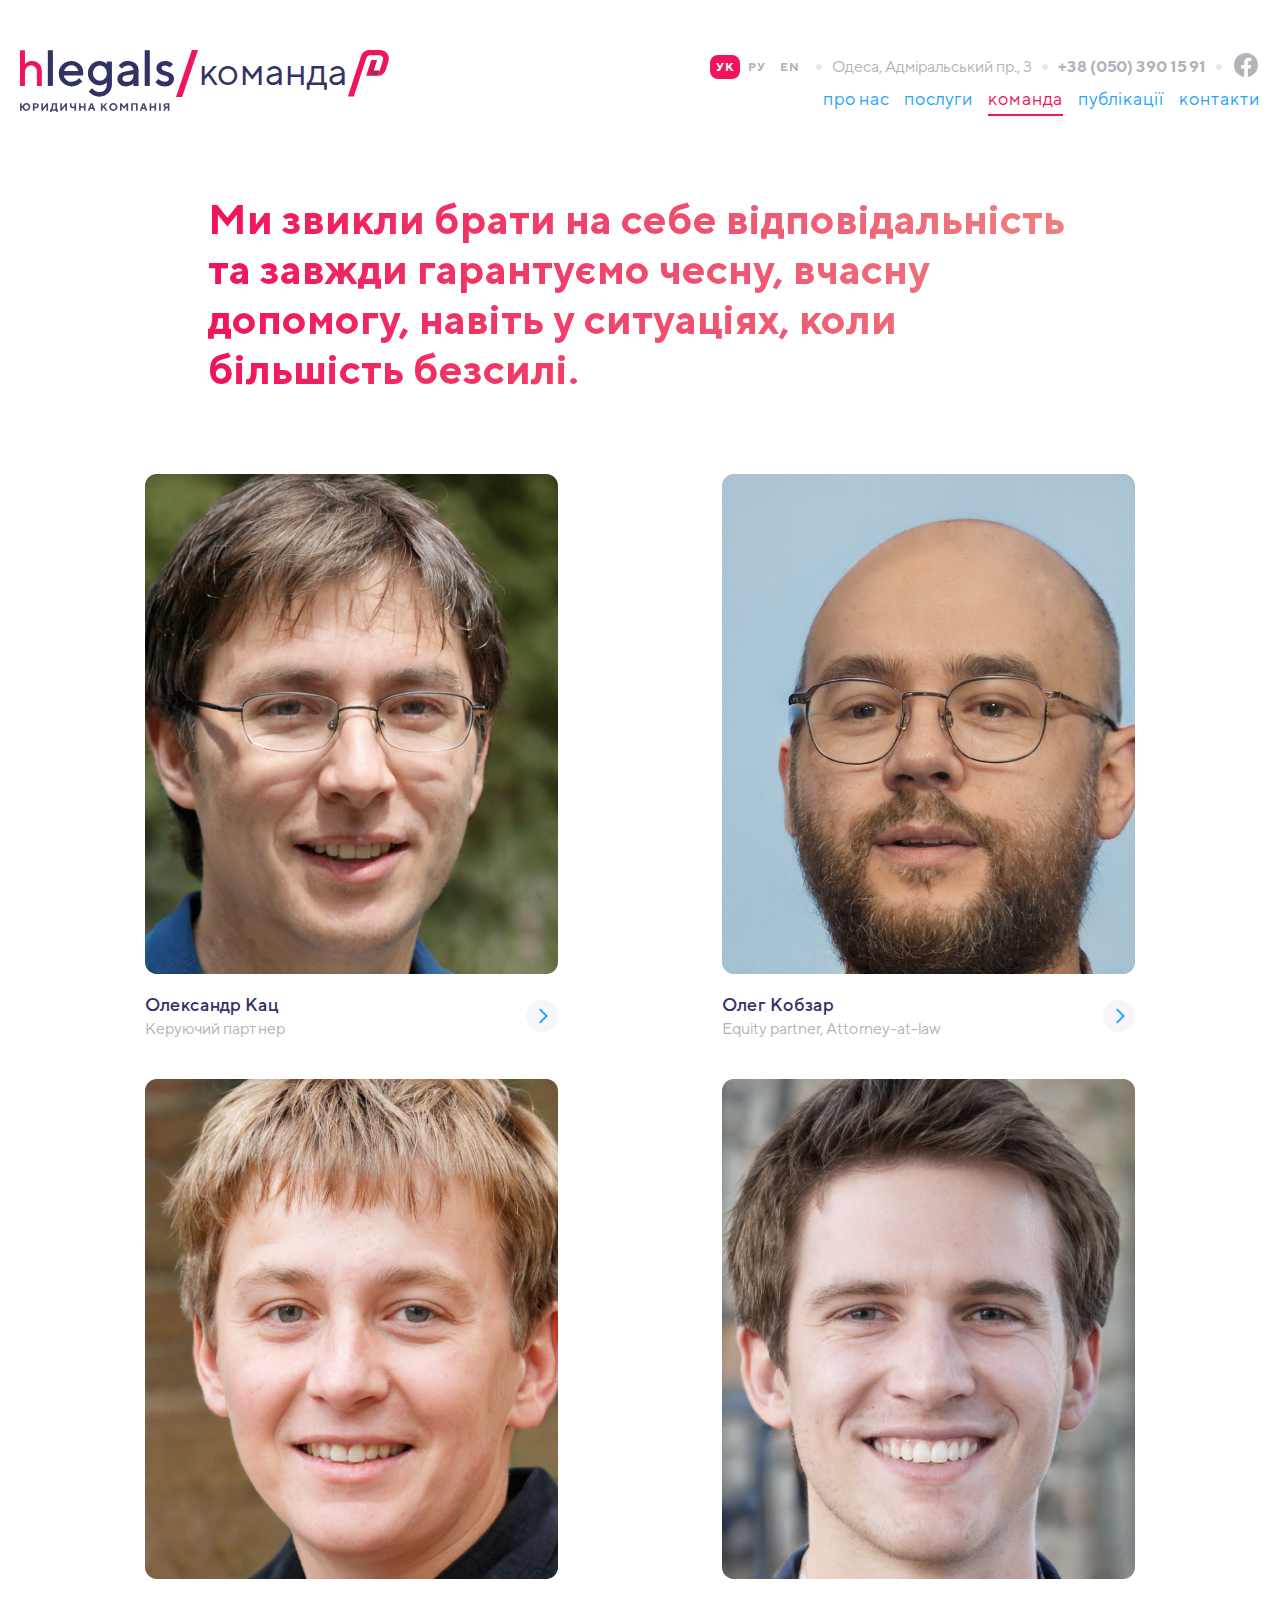
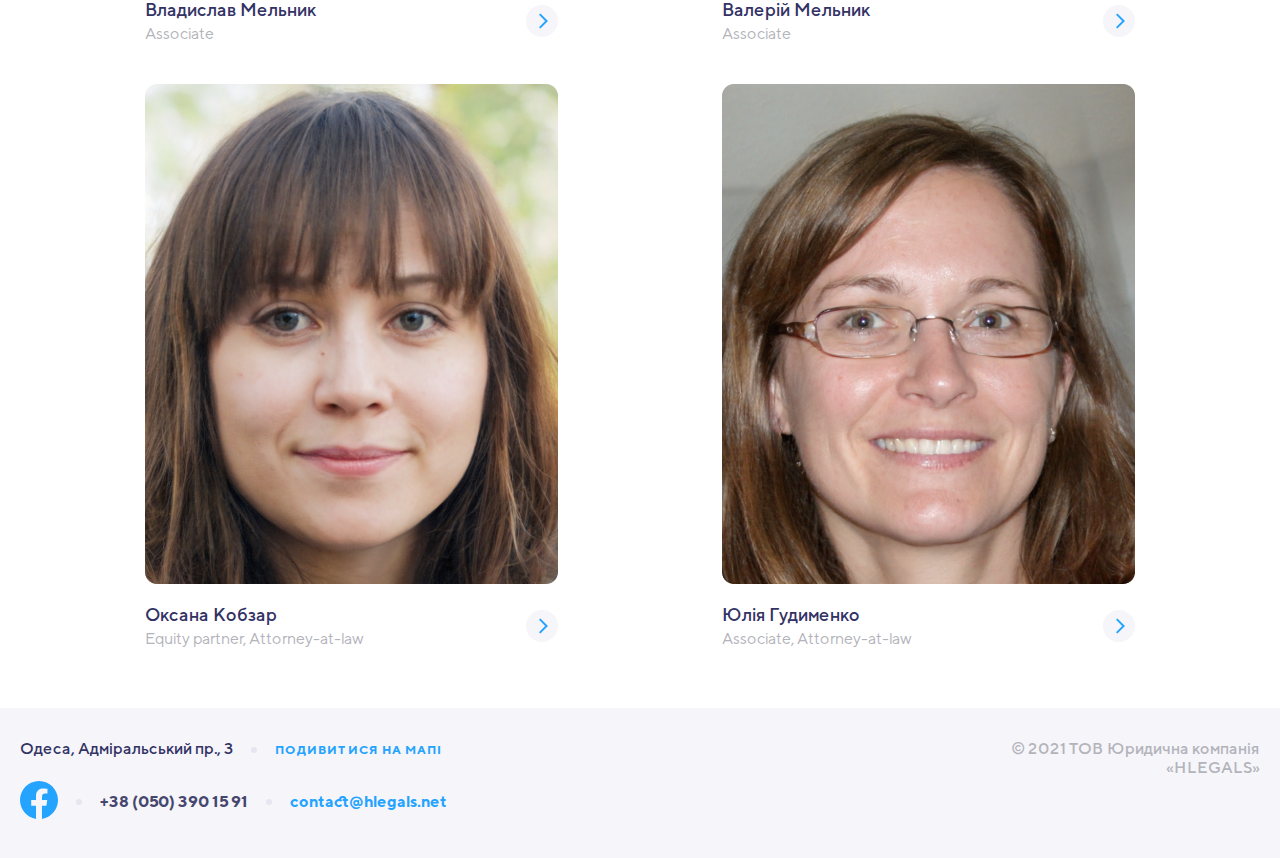
<file: team.html>
<!DOCTYPE html>
<html lang="zxx">

<head>
  <meta charset="UTF-8">
  <meta http-equiv="X-UA-Compatible" content="IE=edge">
  <meta name="viewport" content="width=device-width, initial-scale=1.0">
  <title>Команда</title>
  <link rel="stylesheet" href="assets/css/style.css">
  <link href="assets/img/favicon.svg" rel="icon">
</head>

<body>

  <header class="team-header">

    <div class="team-header__container">

      <div class="team-header__logo">
        <a href="index.html">
          <img class="team-header__logo-picture" src="assets/img/dark-logo.svg" alt="team-logo">
        </a>
        <img class="team-header__logo-slash" src="assets/img/slash.svg" alt="team-logo">
        <span class="team-header__logo-title">команда</span>
        <img class="team-header__logo-emblem" src="assets/img/little-emblem.svg" alt="team-logo">
      </div>

      <nav class="team-header__menu team-menu">

        <ul class="team-menu__list">
          <li class="team-menu__item"><a class="team-menu__link" href="about.html">про нас</a></li>
          <li class="team-menu__item"><a class="team-menu__link" href="services.html">послуги</a></li>
          <li class="team-menu__item"><a class="team-menu__link active" href="team.html">команда</a></li>
          <li class="team-menu__item"><a class="team-menu__link" href="">публікації</a></li>
          <li class="team-menu__item"><a class="team-menu__link" href="contact.html">контакти</a></li>
        </ul>

        <div class="team-menu__btn">
          <span class="team-menu__btn-row"></span>
          <span class="team-menu__btn-row"></span>
          <span class="team-menu__btn-row"></span>
          <span class="team-menu__btn-row"></span>
        </div>

      </nav>

      <nav class="team-header__actions team-actions">

        <div class="team-actions__languages" id="active-lang">
          <a class="team-actions__language-link active" href="">УК</a>
          <a class="team-actions__language-link" href="">РУ</a>
          <a class="team-actions__language-link" href="">EN</a>
        </div>

        <div class="dot"></div>

        <address class="team-actions__locations">
          <a class="team-actions__locations-link" href="">Одеса, Адміральський пр., 3</a>
        </address>

        <div class="dot"></div>

        <div class="team-actions__phones">
          <a class="team-actions__phone-link" href="tel:+380503901591">+38 (050) 390 15 91</a>
        </div>

        <div class="dot"></div>

        <div class="team-actions__socials">
          <a class="team-actions__socials-link" href="" target="_blank">
            <img alt="facebook-gray" class="actions__socials-image" src="assets/img/facebook-gray.svg">
          </a>
        </div>

      </nav>

    </div>

  </header>

  <main class="team-main">

    <section class="members">

      <h2 class="members__title">Ми звикли брати на себе відповідальність та завжди гарантуємо чесну, вчасну допомогу,
        навіть у ситуаціях, коли більшість безсилі.
      </h2>

      <div class="members__content">

        <div class="member">

          <div class="member__photo">
            <img class="member__photo-ava" src="assets/img/worker-b-1.png" alt="avatar">
          </div>

          <div class="member__description">
            <div class="member__description-name">
              <a class="member__description-link" href="member.html">Олександр Кац</a>
            </div>
            <div class="member__description-position">Керуючий партнер</div>
            <a class="member__description-button" href="member.html">
              <img src="assets/img/arrow-on-gray.svg" alt="gray-arrow">
            </a>
          </div>

        </div>

        <div class="member">

          <div class="member__photo">
            <img class="member__photo-ava" src="assets/img/worker-2.png" alt="avatar">
          </div>

          <div class="member__description">
            <div class="member__description-name">
              <a class="member__description-link" href="">Олег Кобзар</a>
            </div>
            <div class="member__description-position">Equity partner, Attorney-at-law</div>
            <a class="member__description-button" href="">
              <img src="assets/img/arrow-on-gray.svg" alt="gray-arrow">
            </a>
          </div>

        </div>

        <div class="member">

          <div class="member__photo">
            <img class="member__photo-ava" src="assets/img/worker-3.png" alt="avatar">
          </div>

          <div class="member__description">
            <div class="member__description-name">
              <a class="member__description-link" href="">Владислав Мельник</a>
            </div>
            <div class="member__description-position">Associate</div>
            <a class="member__description-button" href="">
              <img src="assets/img/arrow-on-gray.svg" alt="gray-arrow">
            </a>
          </div>

        </div>

        <div class="member">

          <div class="member__photo">
            <img class="member__photo-ava" src="assets/img/worker-4.png" alt="avatar">
          </div>

          <div class="member__description">
            <div class="member__description-name">
              <a class="member__description-link" href="">Валерій Мельник</a>
            </div>
            <div class="member__description-position">Associate</div>
            <a class="member__description-button" href="">
              <img src="assets/img/arrow-on-gray.svg" alt="gray-arrow">
            </a>
          </div>

        </div>

        <div class="member">

          <div class="member__photo">
            <img class="member__photo-ava" src="assets/img/worker-5.png" alt="avatar">
          </div>

          <div class="member__description">
            <div class="member__description-name">
              <a class="member__description-link" href="">Оксана Кобзар</a>
            </div>
            <div class="member__description-position">Equity partner, Attorney-at-law</div>
            <a class="member__description-button" href="">
              <img src="assets/img/arrow-on-gray.svg" alt="gray-arrow">
            </a>
          </div>

        </div>

        <div class="member">

          <div class="member__photo">
            <img class="member__photo-ava" src="assets/img/worker-6.png" alt="avatar">
          </div>

          <div class="member__description">
            <div class="member__description-name">
              <a class="member__description-link" href="">Юлія Гудименко</a>
            </div>
            <div class="member__description-position">Associate, Attorney-at-law</div>
            <a class="member__description-button" href="">
              <img src="assets/img/arrow-on-gray.svg" alt="gray-arrow">
            </a>
          </div>

        </div>

      </div>

    </section>

  </main>

  <footer class="team-footer">

    <div class="team-footer__container">

      <div class="team-footer__content">
        <div class="team-footer__content-info">
          <address class="team-footer__content-address">Одеса, Адміральський пр., 3</address>
          <div class="dot"></div>
          <a class="team-footer__content-link" href="">Подивитися на мапі</a>
          <a class="footer__content" href="">
            <img src="assets/img/facebook-blue.svg" alt="facebook-blue">
          </a>
          <div class="dot"></div>
          <a class="team-footer__content-phone" href="tel:+380503901591">+38 (050) 390 15 91</a>
          <div class="dot"></div>
          <a class="team-footer__content-email" href="mailto:contact@hlegals.net">contact@hlegals.net</a>
        </div>
        <div class="team-footer__content-copyright">© 2021 ТОВ Юридична компанія «HLEGALS»</div>
      </div>

    </div>

  </footer>

  <script src="https://cdnjs.cloudflare.com/ajax/libs/jquery/3.6.4/jquery.min.js"></script>
  <script src="assets/js/team.js"></script>

</body>

</html>
</file>
